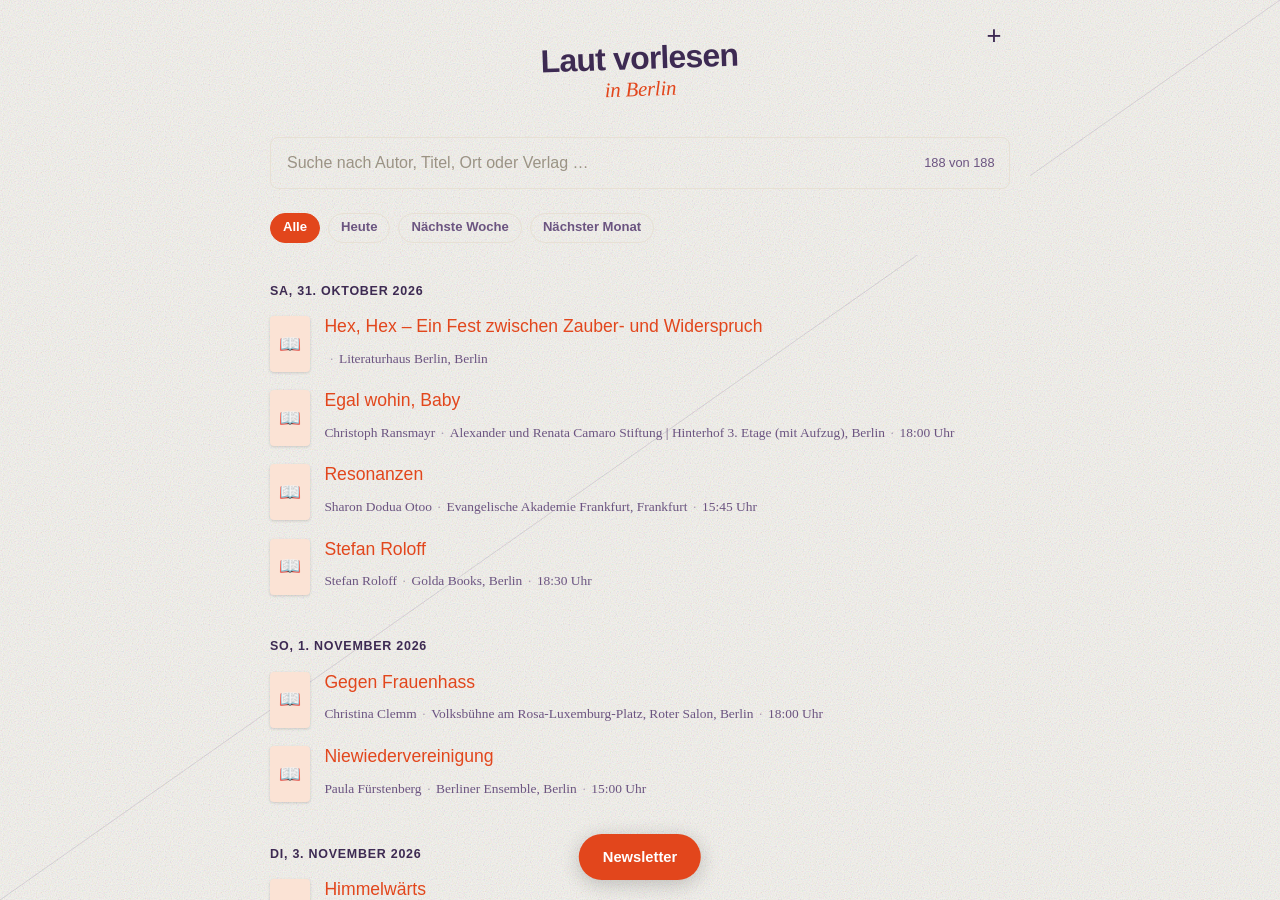
<file: index.html>
<!DOCTYPE html>
<html lang="de">
<head>
<meta charset="UTF-8">
<meta http-equiv="refresh" content="0; url=web/index.html">
<title>Laut vorlesen in Berlin</title>
</head>
<body>
  <p>Weiterleitung zu <a href="web/index.html">web/index.html</a> …</p>
</body>
</html>
</file>
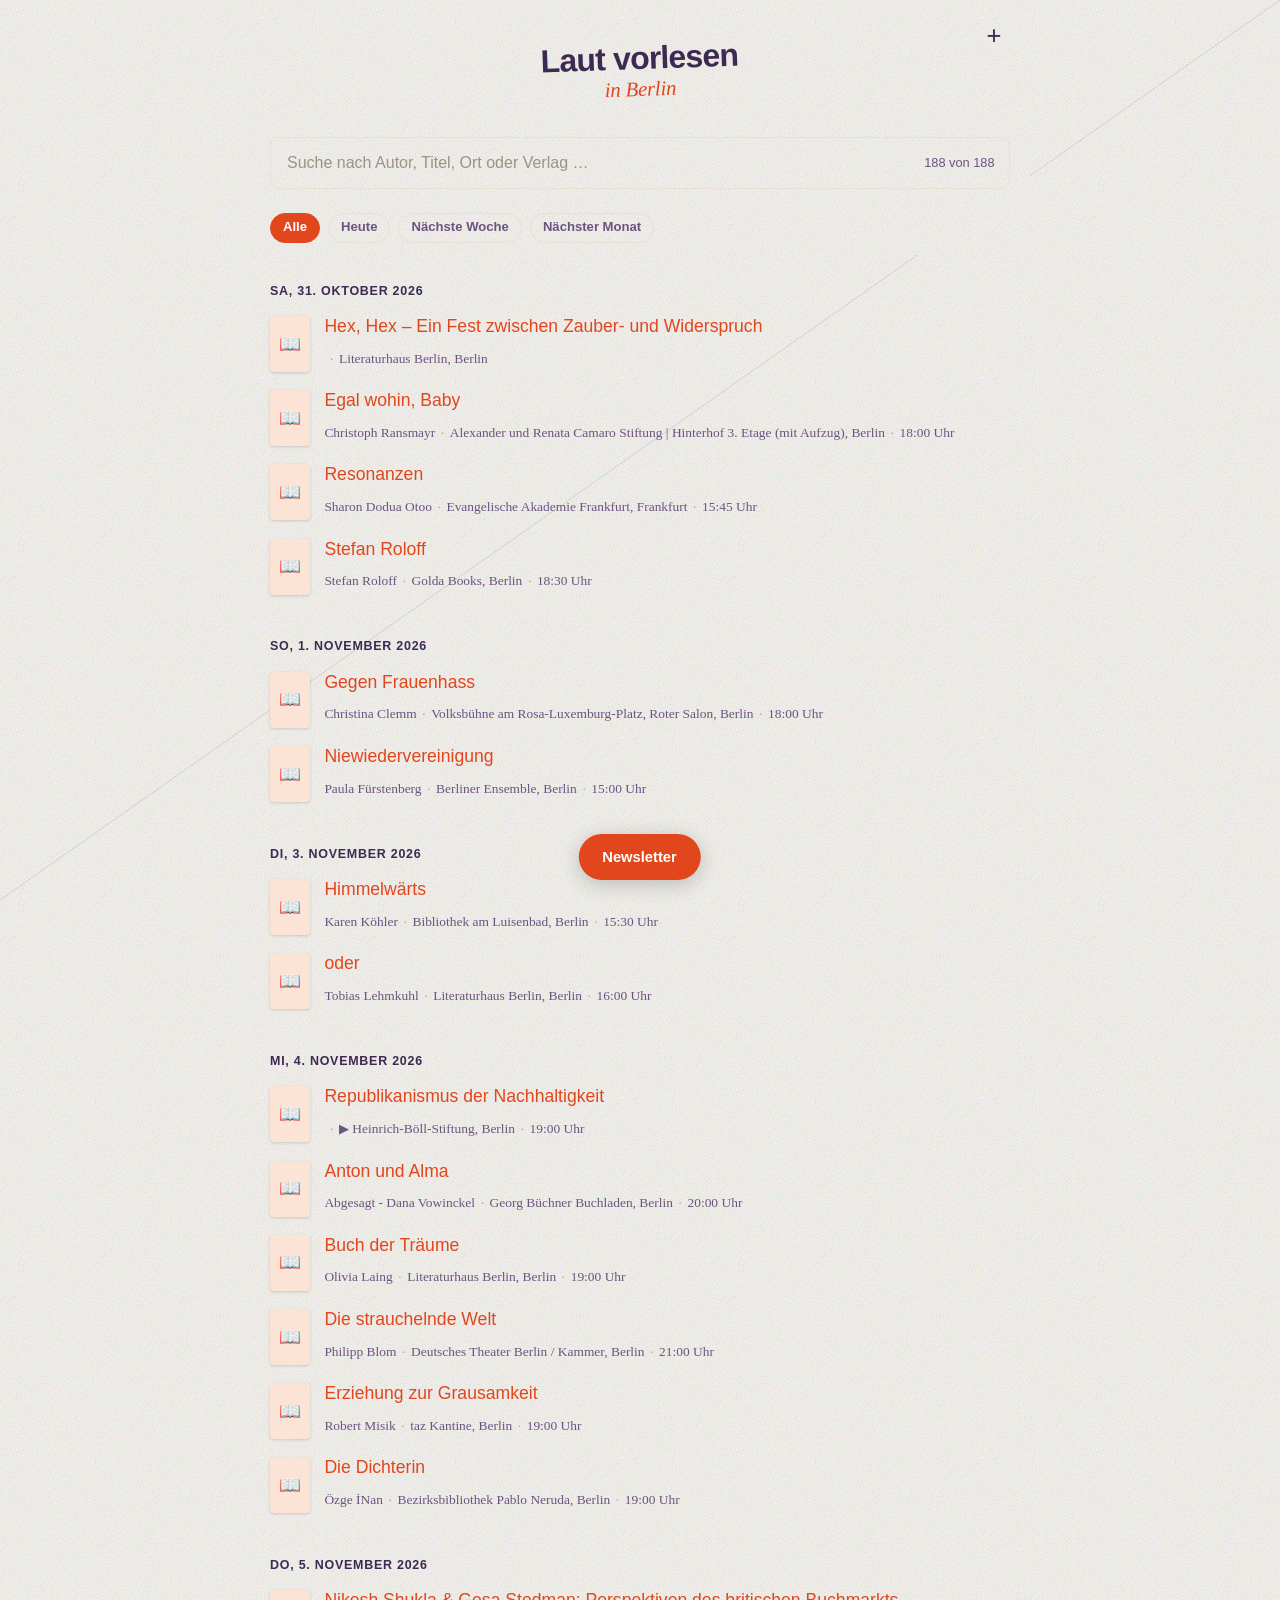
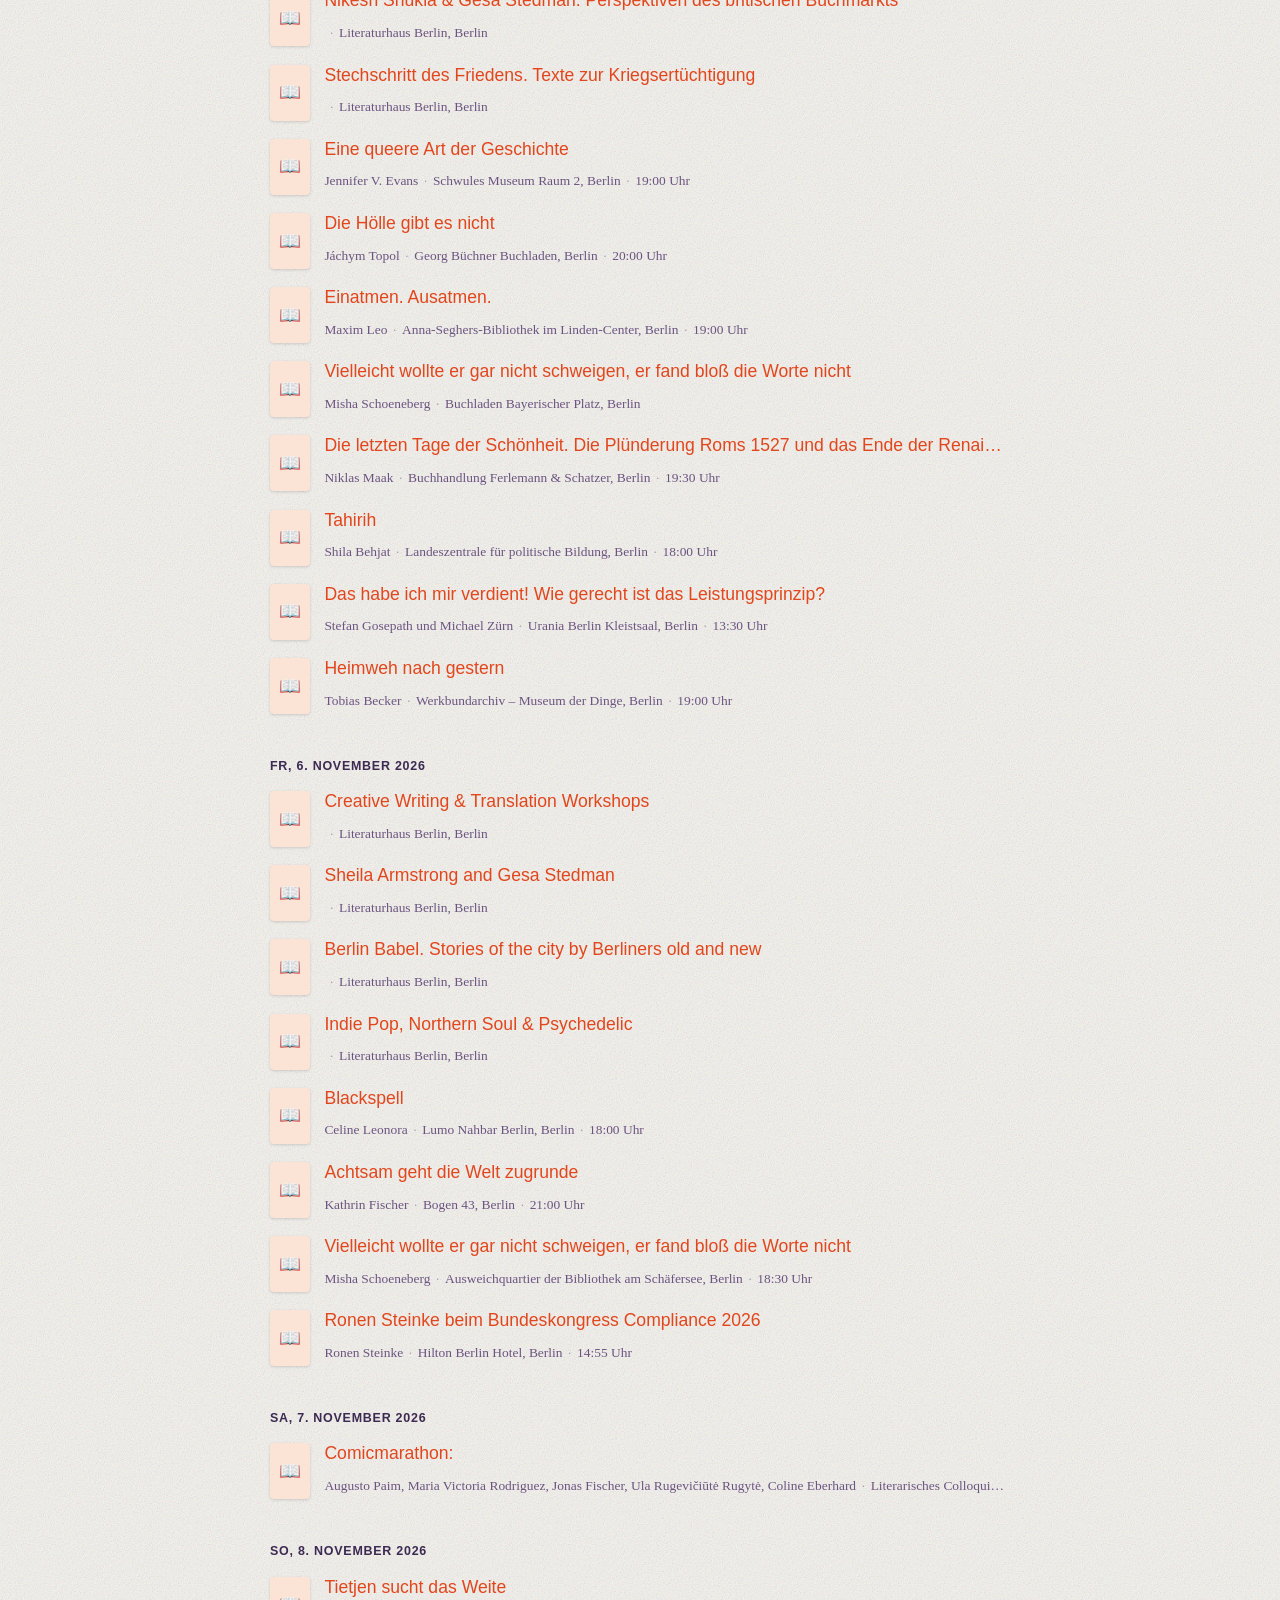
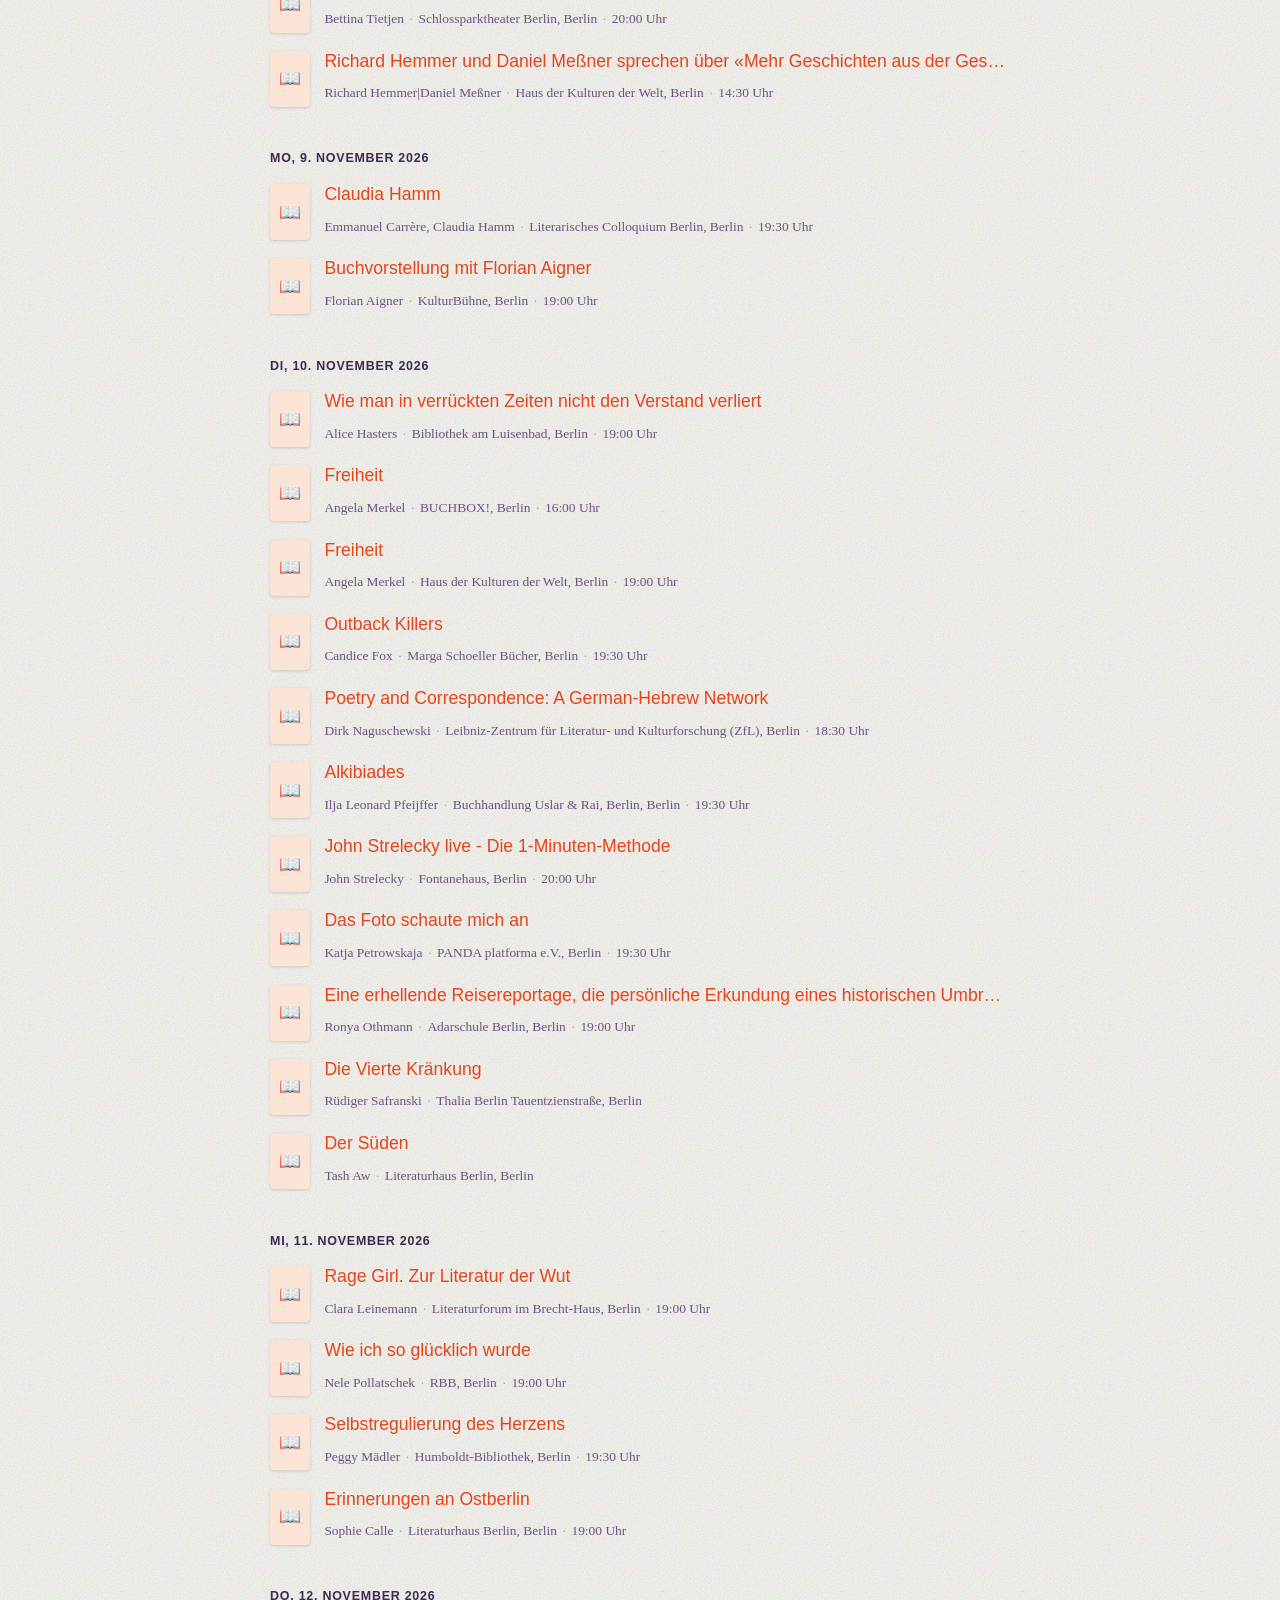
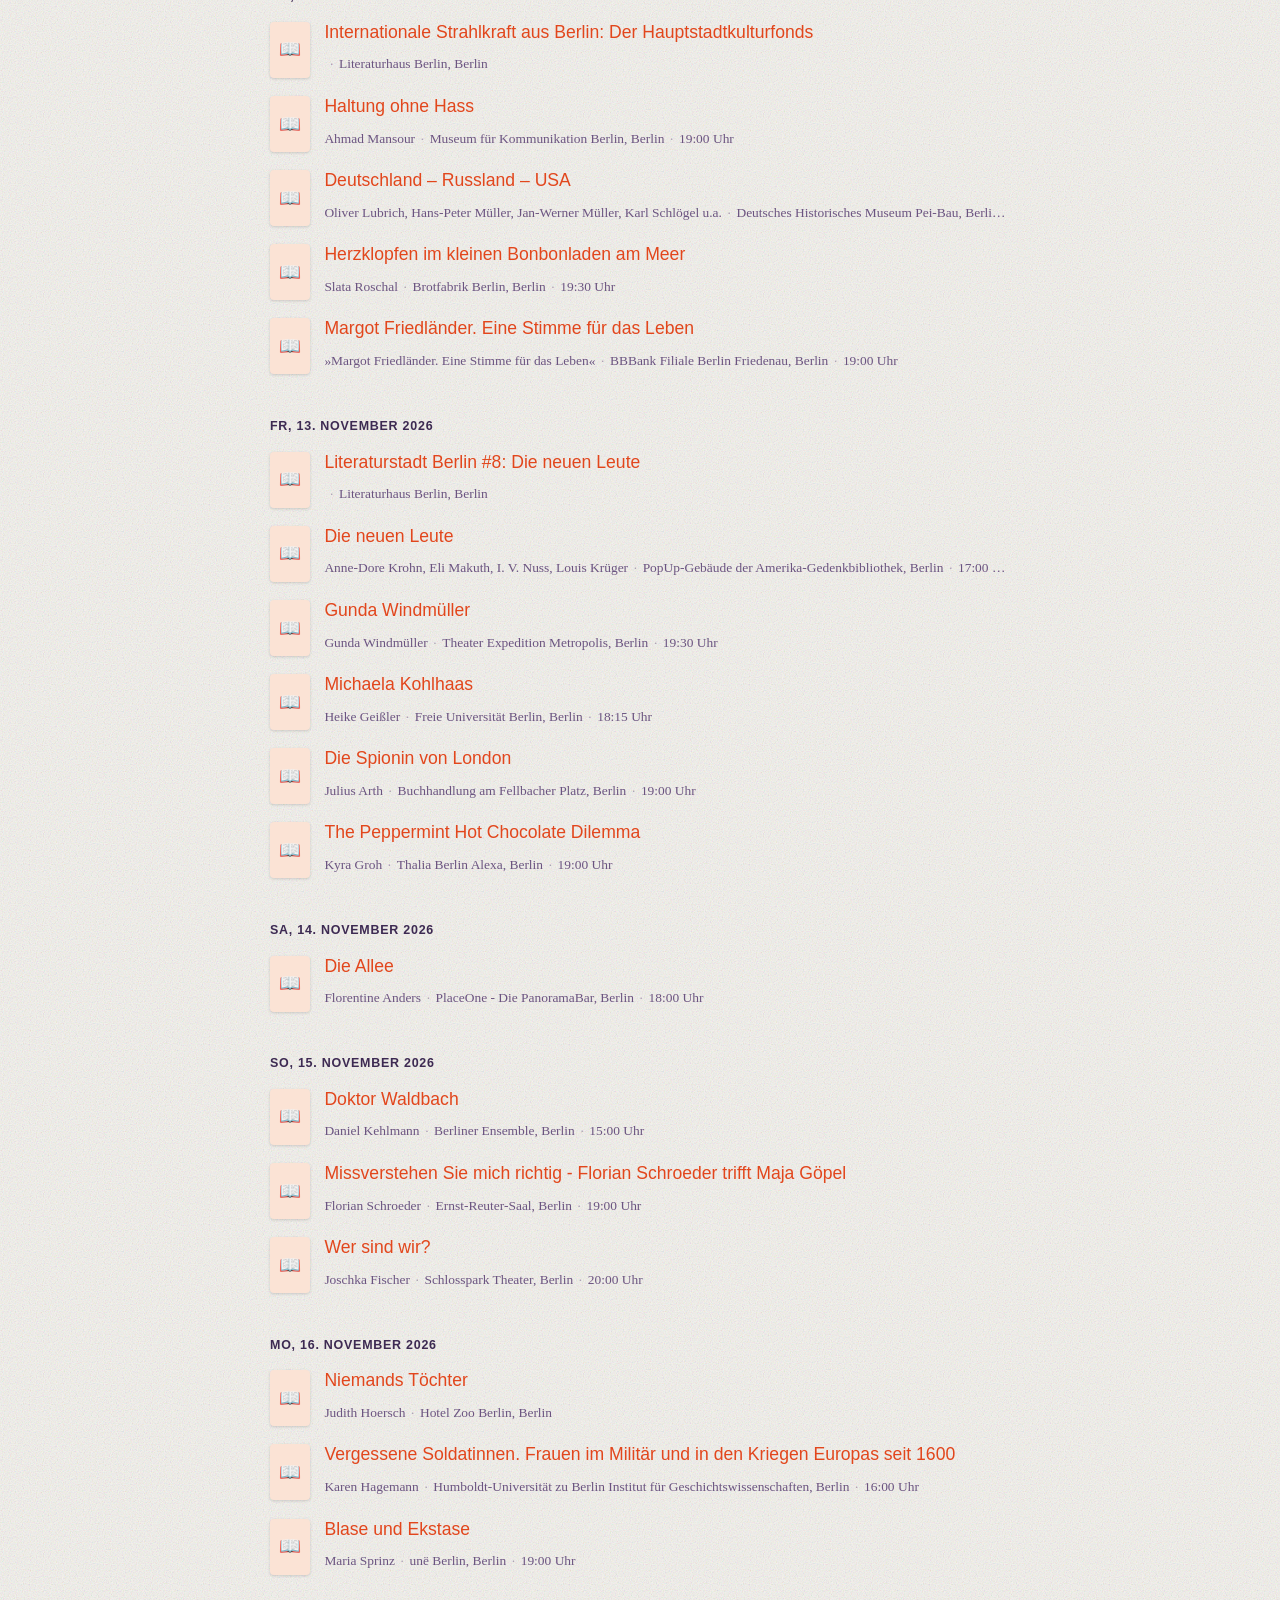
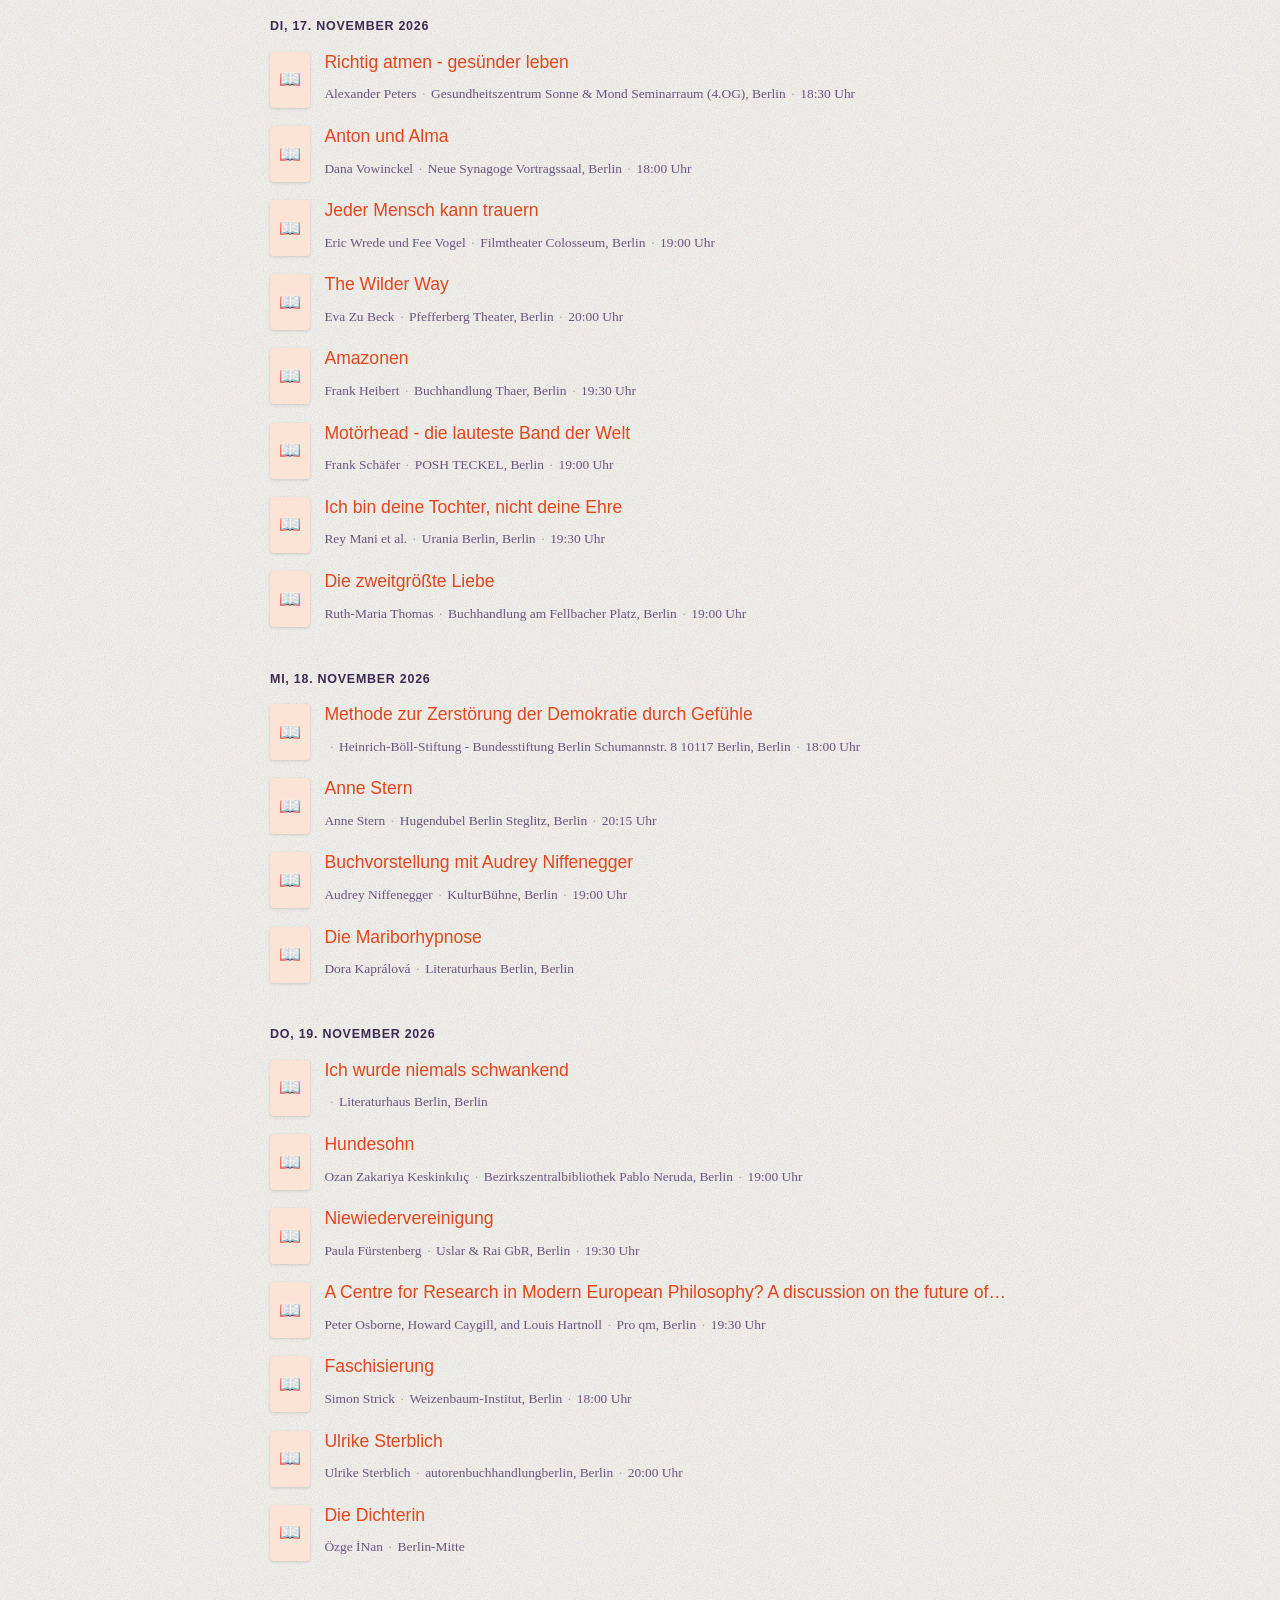
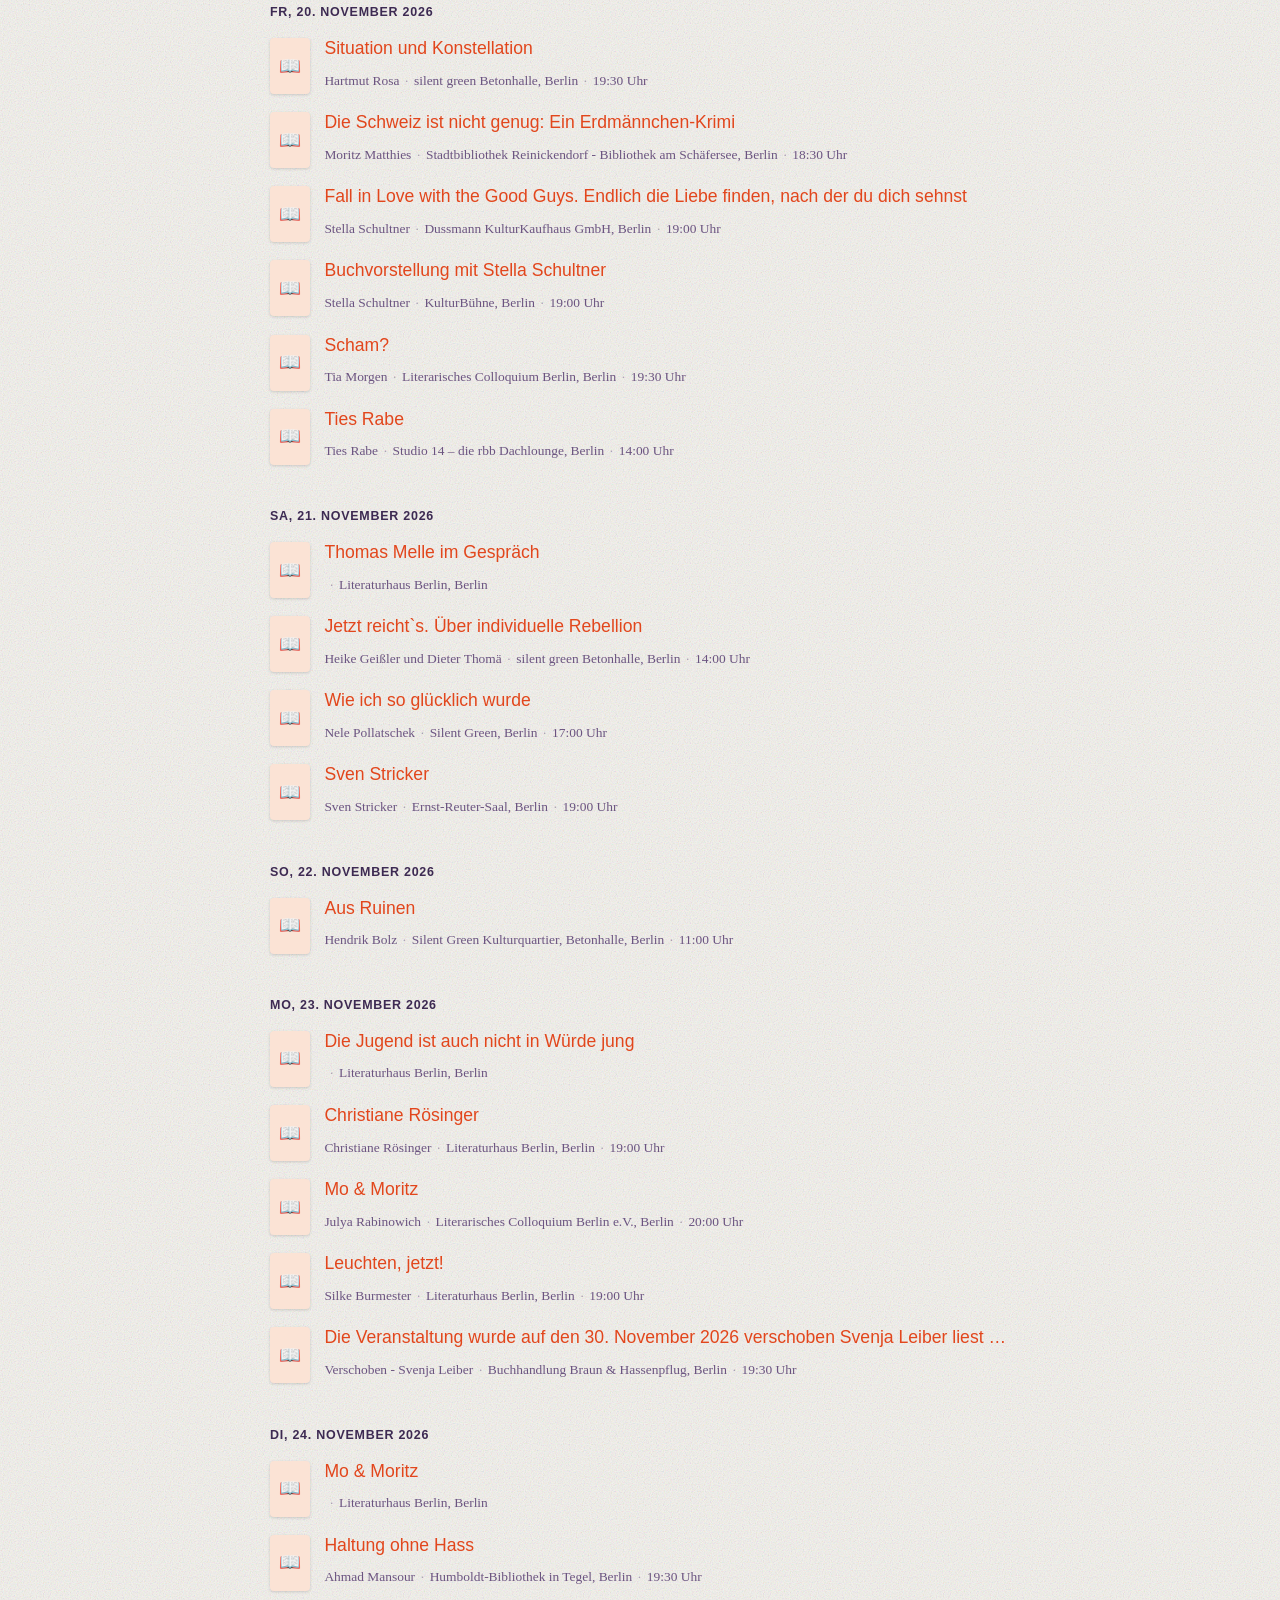
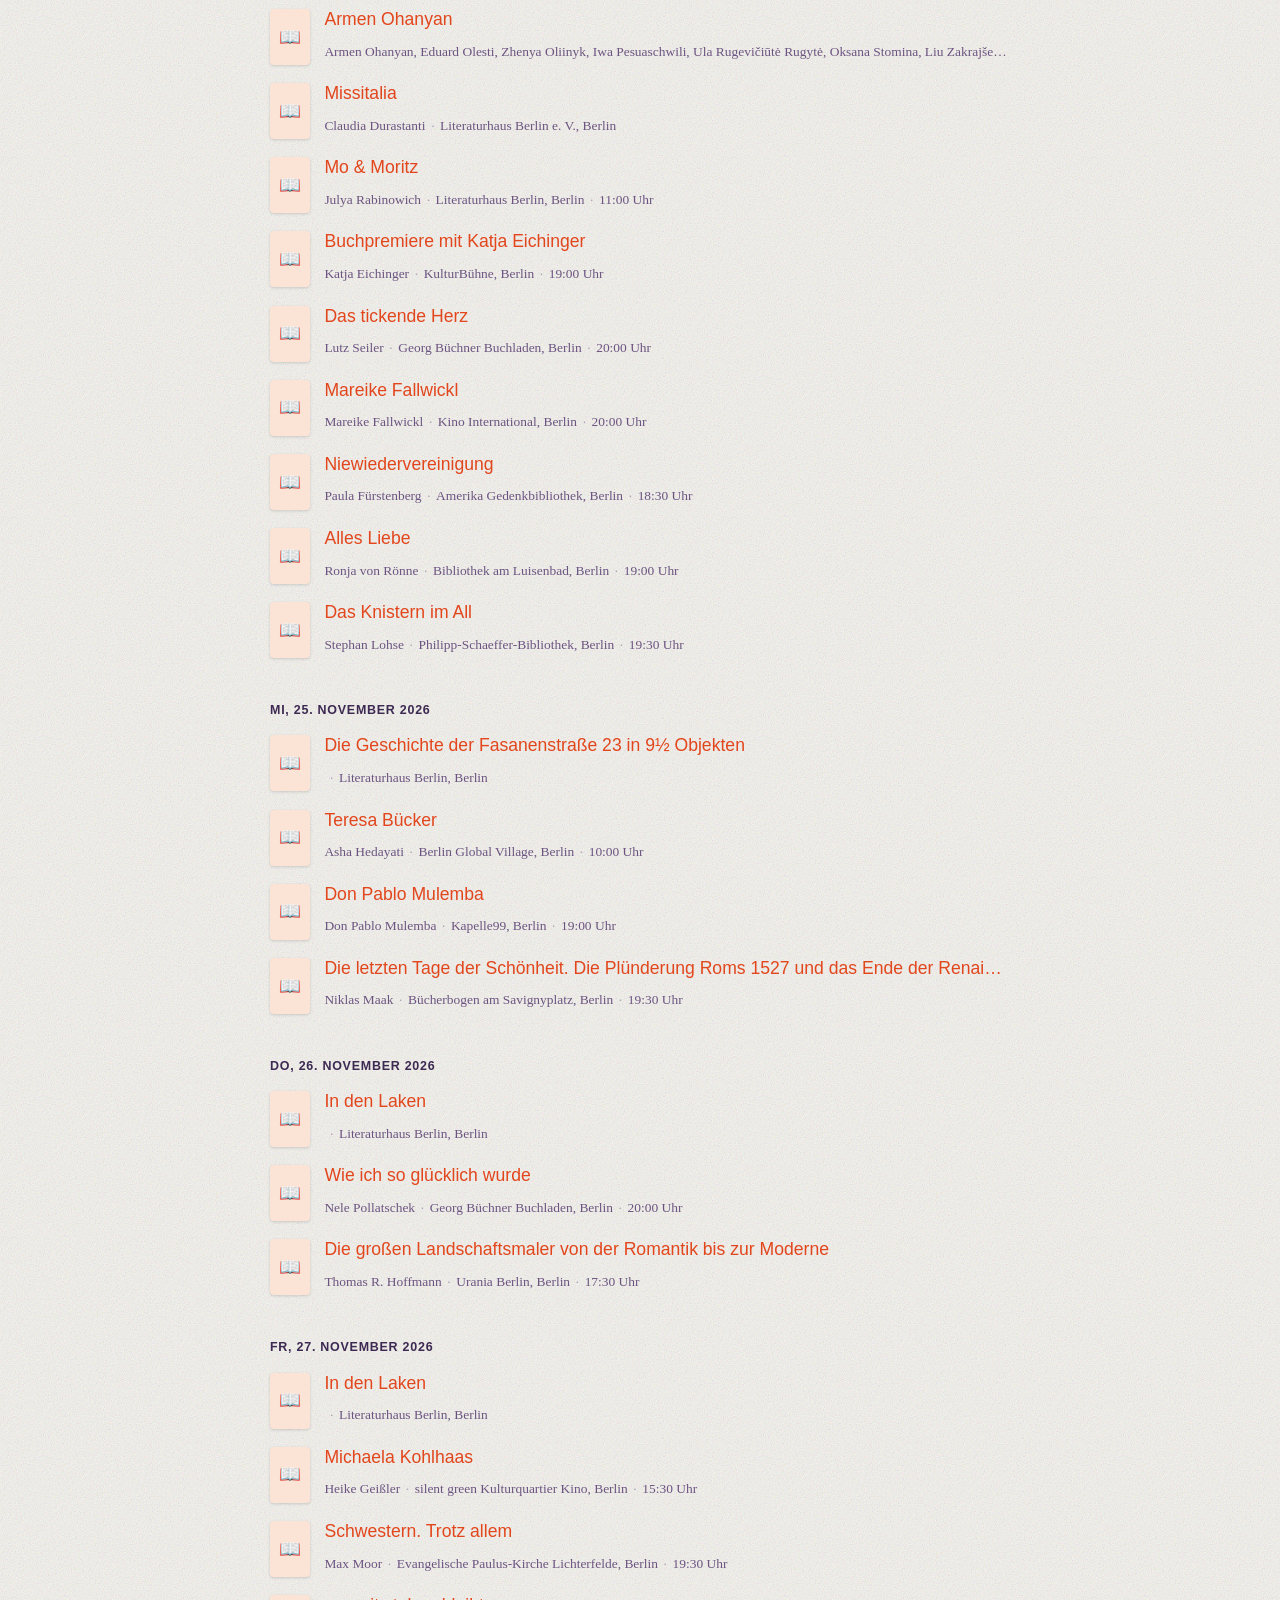
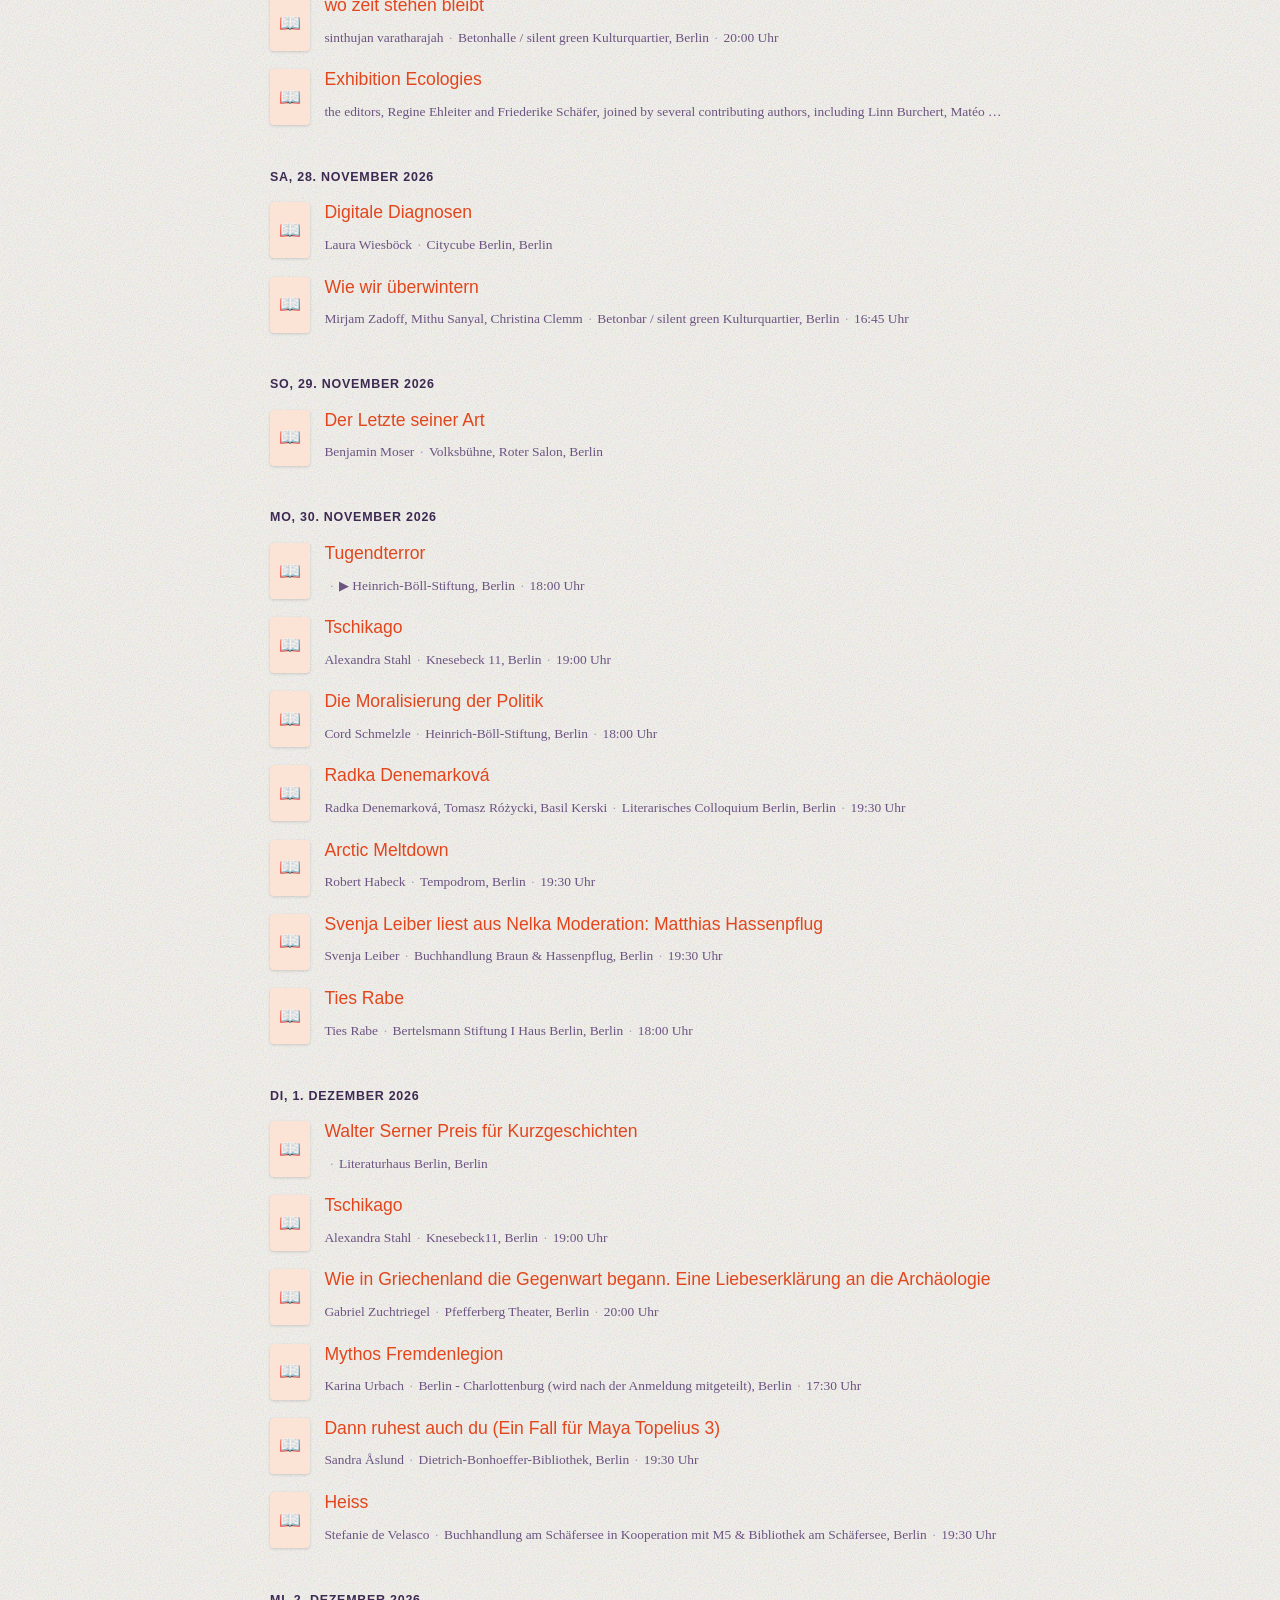
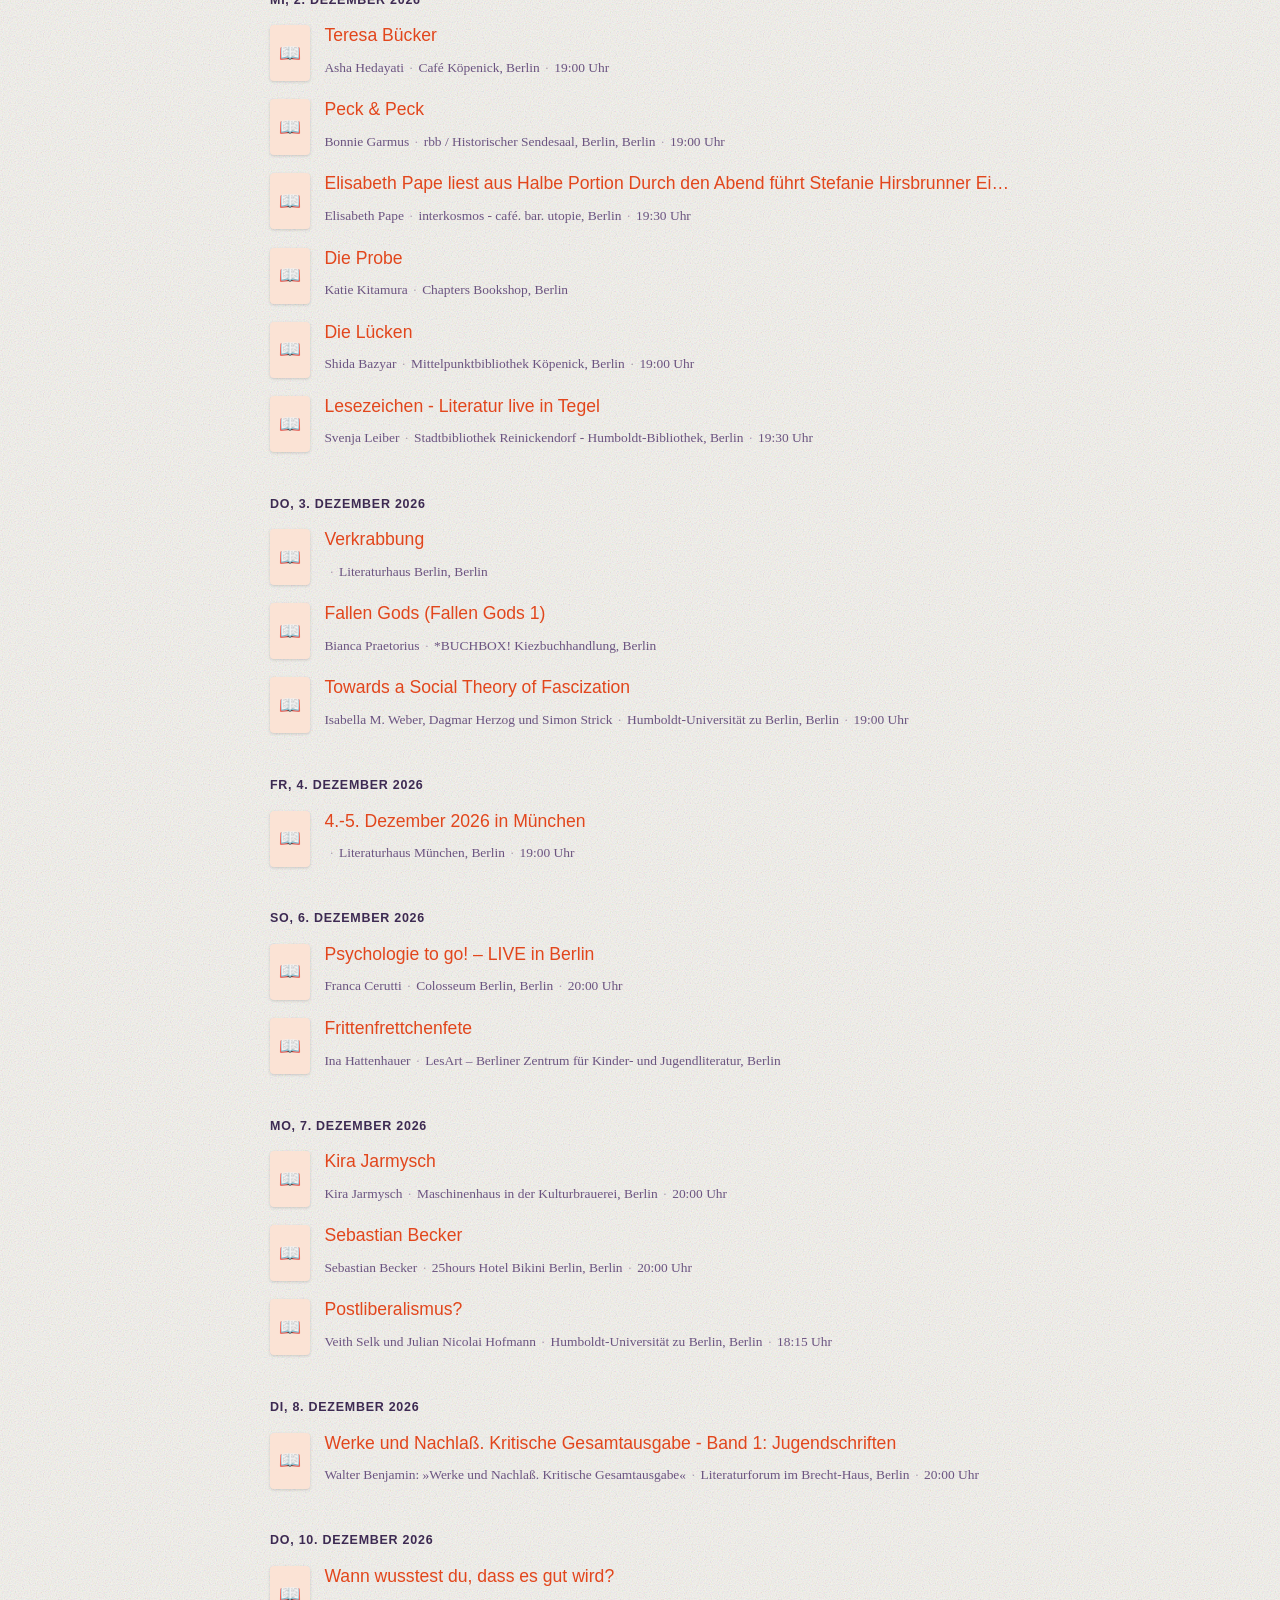
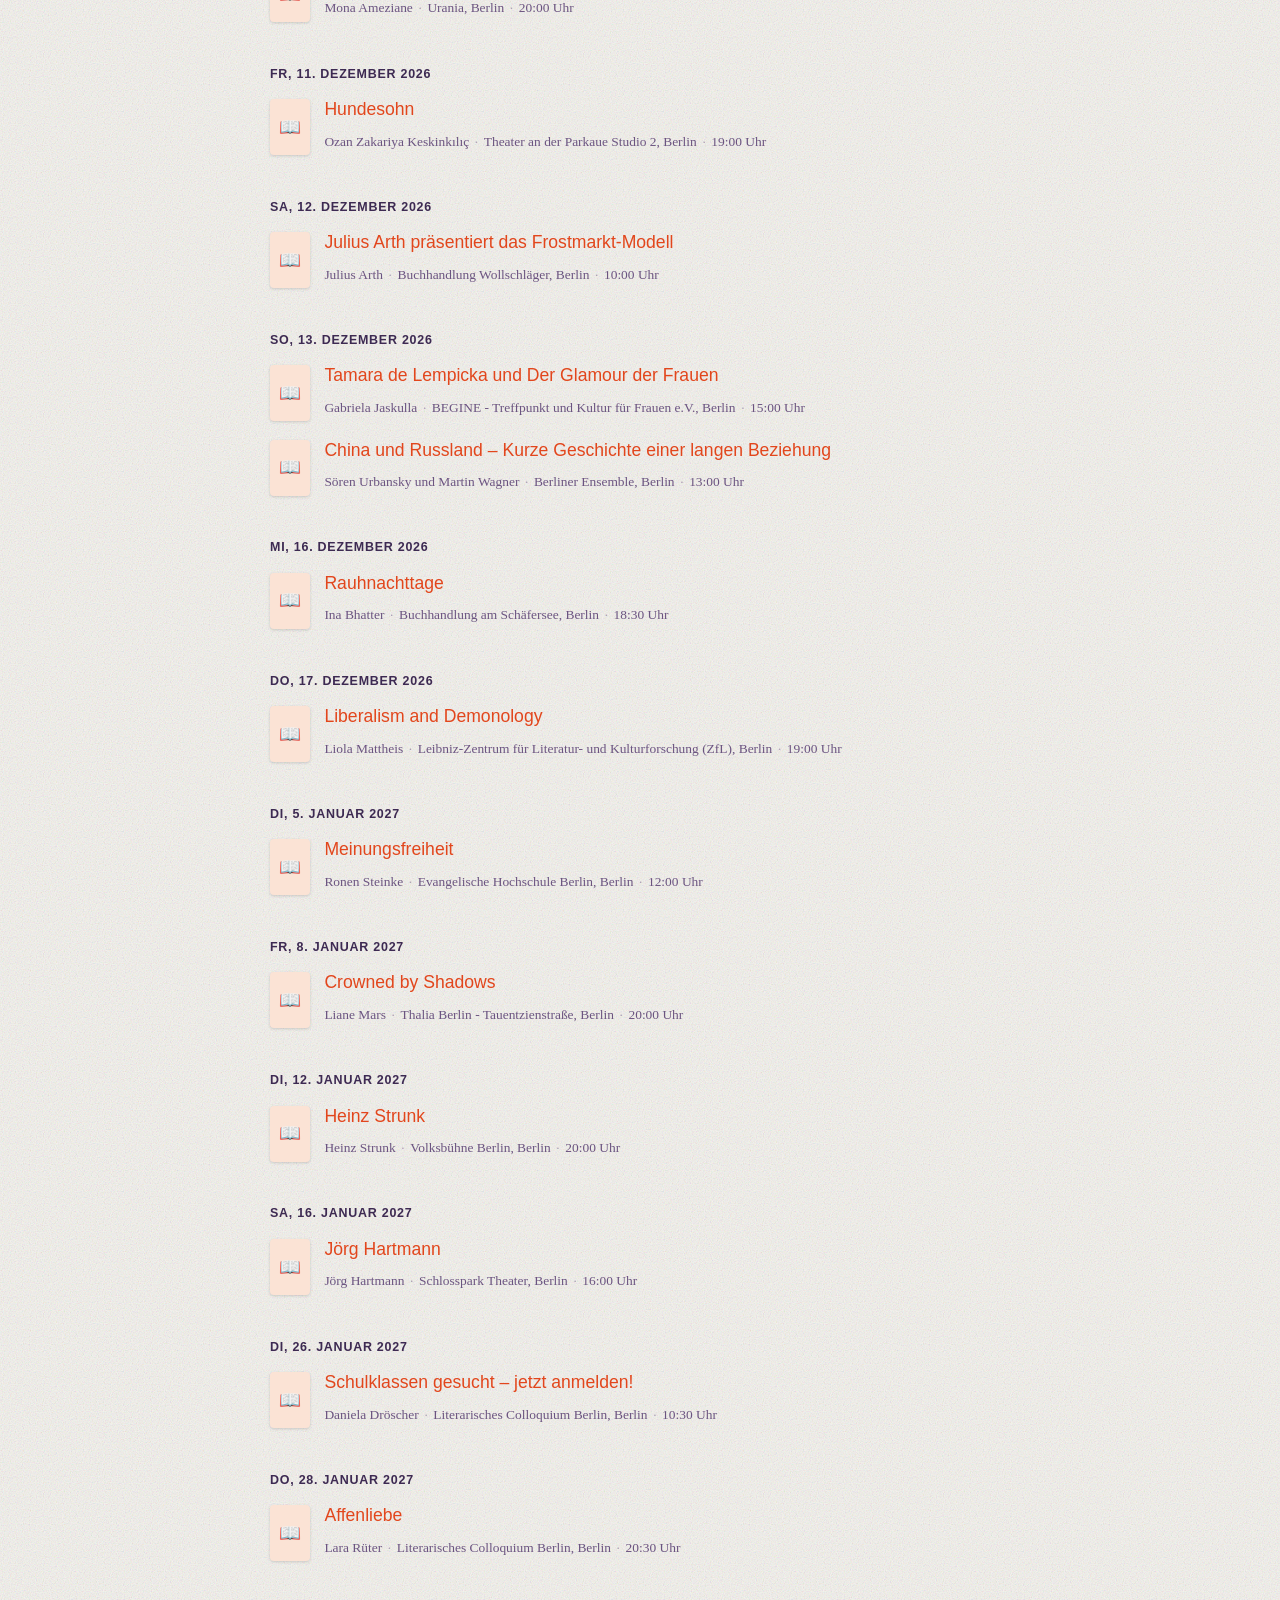
<file: web/index.html>
<!DOCTYPE html>
<html lang="de">
<head>
<meta charset="UTF-8">
<meta name="viewport" content="width=device-width, initial-scale=1.0">
<title>Lesungen in Berlin</title>
<link rel="stylesheet" href="style.css?v=36">
</head>
<body>
  <svg class="diagonal-accent" aria-hidden="true" focusable="false">
    <line x1="0%" y1="100%" x2="100%" y2="0%" />
  </svg>

  <header class="site-header">
    <button id="suggest-btn" class="fab-add" title="Lesung vorschlagen" aria-label="Lesung vorschlagen">+</button>
    <h1 class="site-title"><span class="title-sans">Laut vorlesen</span><span class="title-serif">in Berlin</span></h1>
  </header>

  <div class="controls-bar" id="controls-bar">
    <div class="search-bar">
      <input type="search" id="search" placeholder="Suche nach Autor, Titel, Ort oder Verlag …" autocomplete="off">
      <span id="result-count" class="result-count"></span>
    </div>
    <nav class="quick-filters" id="quick-filters">
      <a href="?when=all" data-when="all">Alle</a>
      <a href="?when=today" data-when="today">Heute</a>
      <a href="?when=week" data-when="week">Nächste Woche</a>
      <a href="?when=month" data-when="month">Nächster Monat</a>
    </nav>
  </div>

  <main>
    <div id="list" class="event-list"></div>
    <p id="empty-state" class="empty-state" hidden>Keine Veranstaltungen gefunden.</p>
  </main>

  <div id="overlay" class="overlay detail-overlay" hidden>
    <div class="detail-panel" role="dialog" aria-modal="true">
      <button id="close-detail" class="back-btn" aria-label="Zurück">←</button>
      <button id="share-detail" class="share-btn" aria-label="Teilen" title="Teilen">
        <svg viewBox="0 0 24 24" width="20" height="20" fill="none" stroke="currentColor" stroke-width="2" stroke-linecap="round" stroke-linejoin="round">
          <path d="M12 3v13" />
          <path d="M7 8l5-5 5 5" />
          <path d="M5 13v6a2 2 0 0 0 2 2h10a2 2 0 0 0 2-2v-6" />
        </svg>
      </button>
      <span id="share-feedback" class="share-feedback" role="status" aria-live="polite" hidden></span>
      <div id="detail-content"></div>
    </div>
  </div>

  <div id="suggest-overlay" class="overlay" hidden>
    <div class="detail-panel" role="dialog" aria-modal="true">
      <button id="close-suggest" class="close-btn" aria-label="Schließen">&times;</button>
      <h2>Lesung vorschlagen</h2>
      <p class="suggest-intro">
        Fehlt eine Lesung? Trag sie hier ein — wir prüfen deinen Vorschlag und
        nehmen ihn dann in die Liste auf. Kein Account nötig.
      </p>
      <form id="suggest-form">
        <label>Autor *<input type="text" name="author" required></label>
        <label>Buchtitel *<input type="text" name="book_title" required></label>
        <label>Veranstaltungsort *<input type="text" name="venue" required placeholder="z. B. Buchhandlung XY"></label>
        <label>Adresse<input type="text" name="address" placeholder="Straße, PLZ Berlin"></label>
        <div class="suggest-form-row">
          <label>Datum *<input type="date" name="date" required></label>
          <label>Uhrzeit<input type="time" name="time"></label>
        </div>
        <label>Link zur Veranstaltung<input type="url" name="url" placeholder="https://…"></label>
        <label>Anmerkungen<textarea name="notes" rows="3" placeholder="Verlag, Quelle, sonstige Hinweise …"></textarea></label>
        <button type="submit" class="detail-link suggest-submit">Vorschlag absenden →</button>
        <p id="suggest-status" class="suggest-status" hidden></p>
      </form>
    </div>
  </div>

  <!-- Floating pill that morphs in place into a small email-input tile,
       instead of opening a full modal like the suggest/detail overlays. -->
  <div class="newsletter-widget" id="newsletter-widget">
    <button type="button" id="newsletter-toggle" class="newsletter-toggle">Newsletter</button>
    <form id="newsletter-form" class="newsletter-form" hidden>
      <input type="hidden" name="_subject" value="Newsletter-Anmeldung">
      <input type="email" name="email" id="newsletter-email" class="newsletter-email" required placeholder="E-Mail-Adresse">
      <button type="submit" class="newsletter-submit" aria-label="Abonnieren">→</button>
      <button type="button" id="newsletter-close" class="newsletter-close" aria-label="Schließen">&times;</button>
    </form>
  </div>

  <script src="app.js?v=36"></script>

  <!-- Lightweight, cookie-free visit counter (GoatCounter -- free, privacy-
       friendly, no account needed by visitors). Replace REPLACE_ME with your
       own GoatCounter site code once you've signed up; see README.md. The
       admin page reads the same site's public counter to show a total. -->
  <script data-goatcounter="https://REPLACE_ME.goatcounter.com/count" async src="https://gc.zgo.at/count.js"></script>
</body>
</html>
</file>
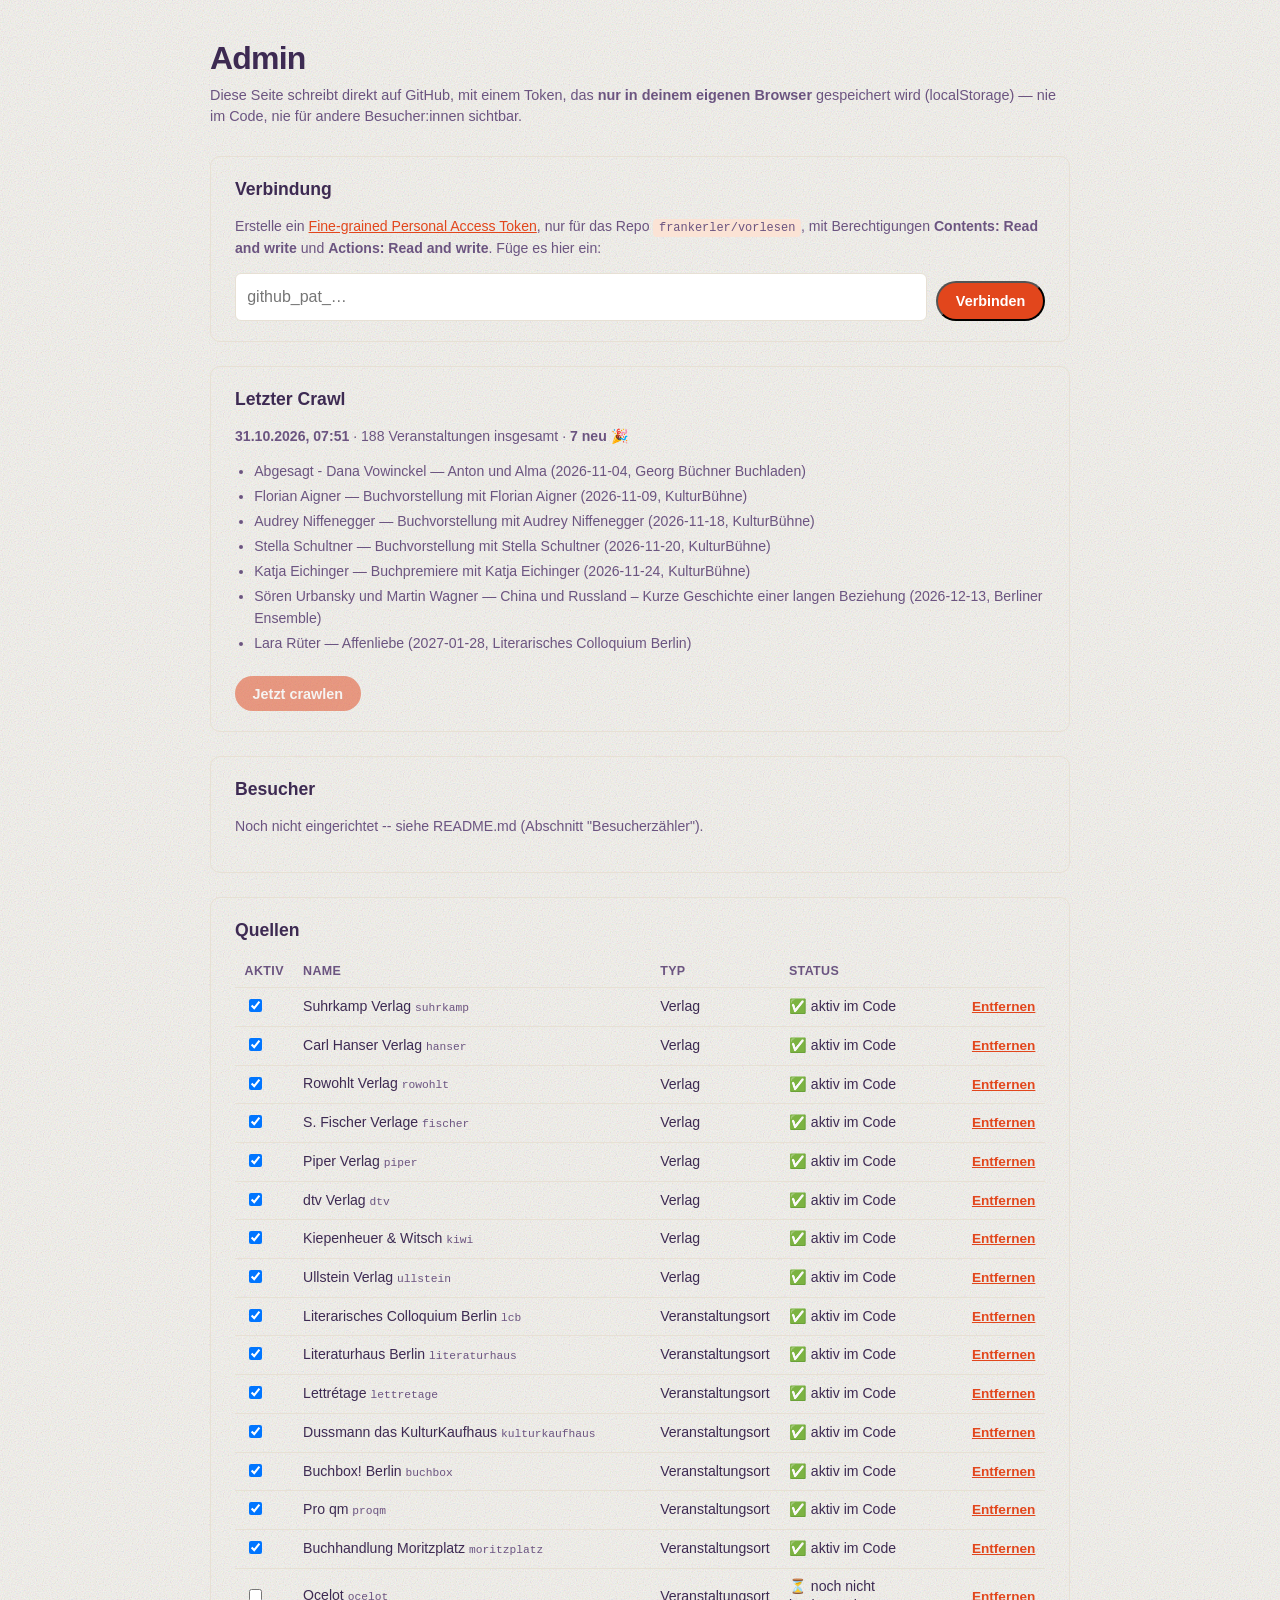
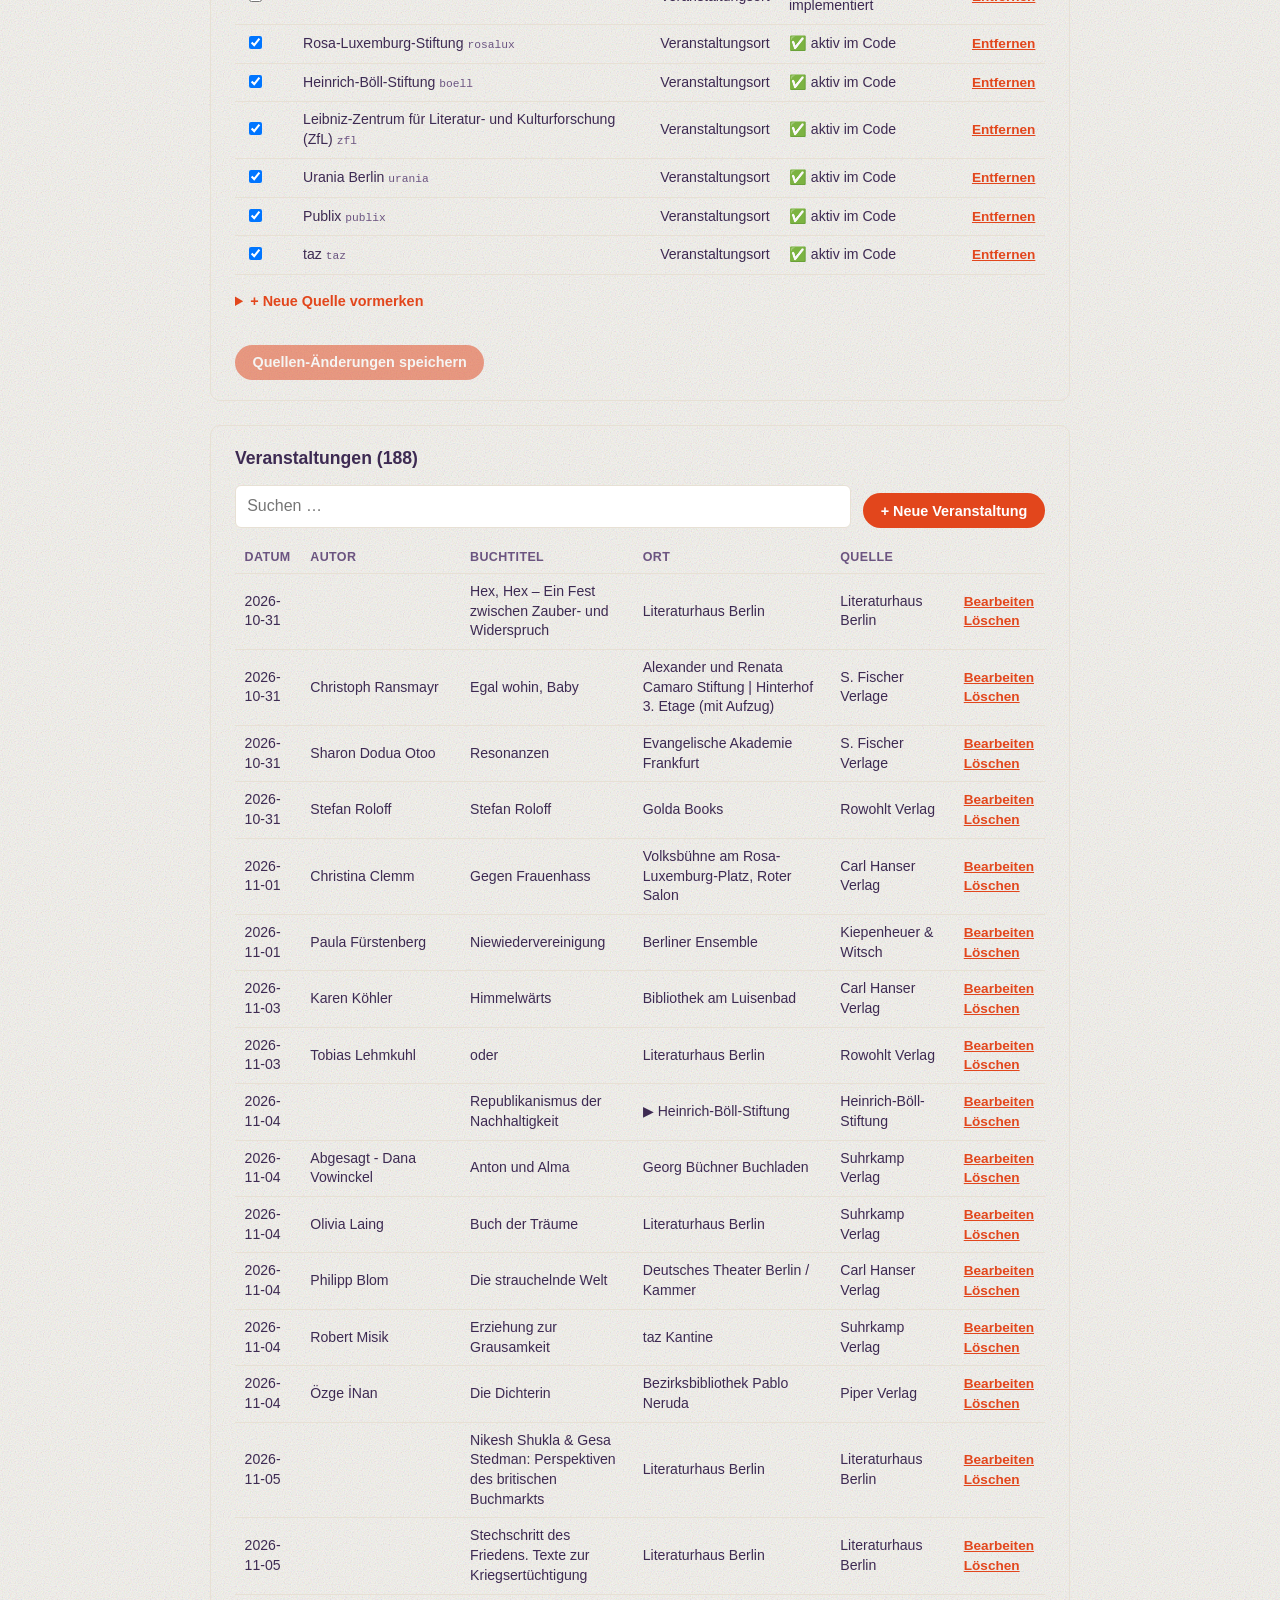
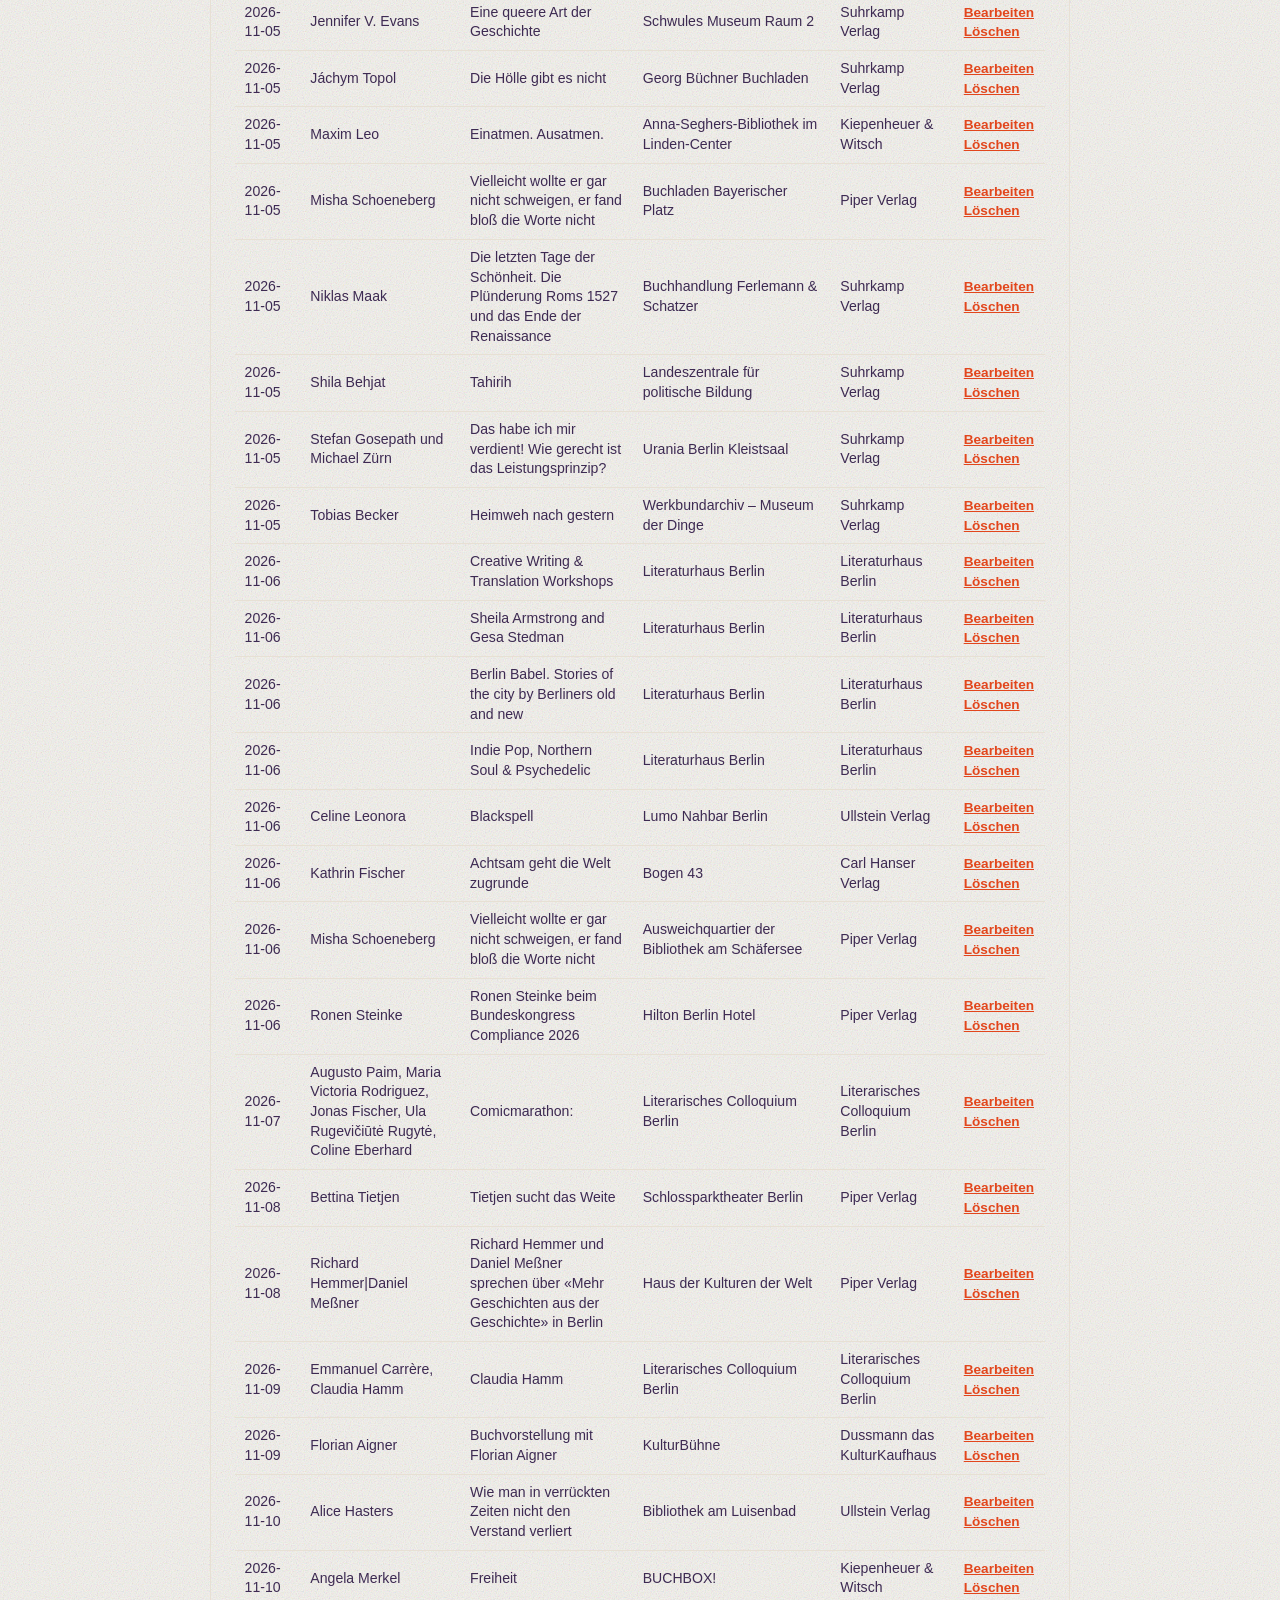
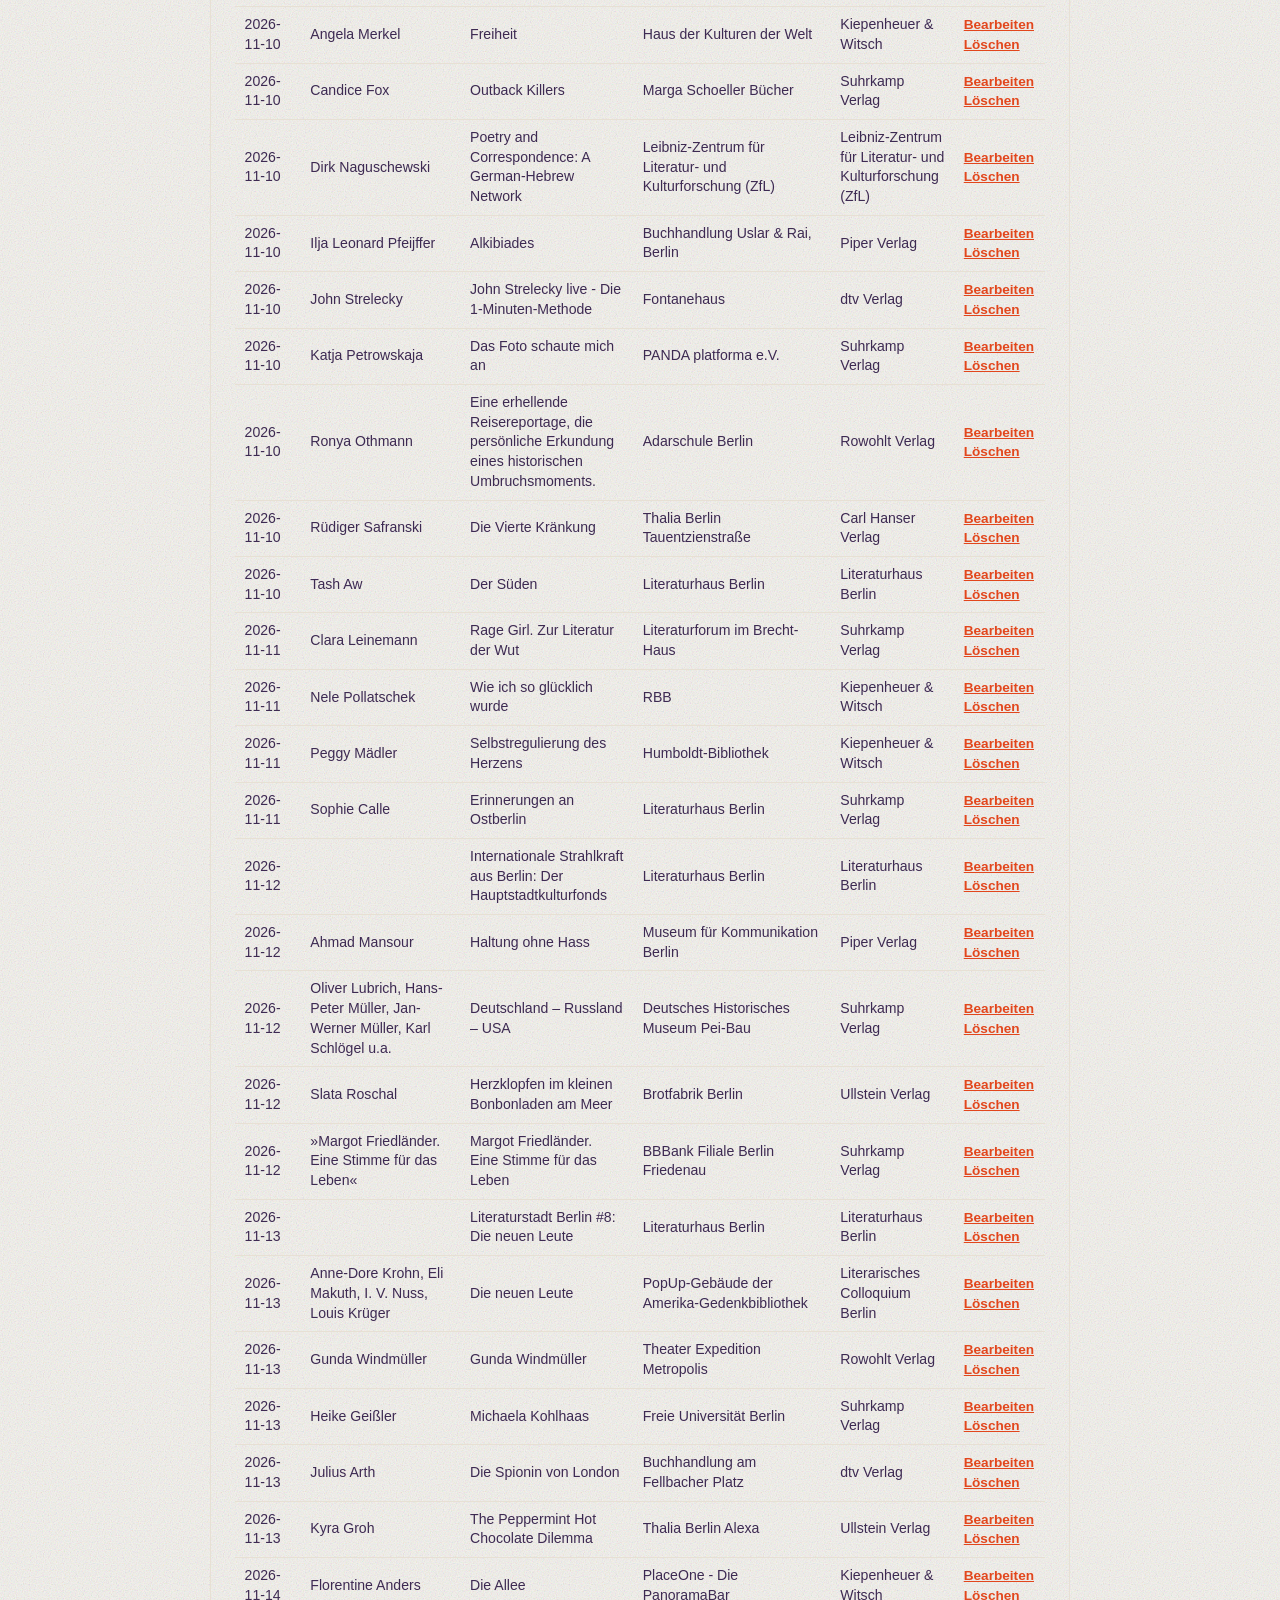
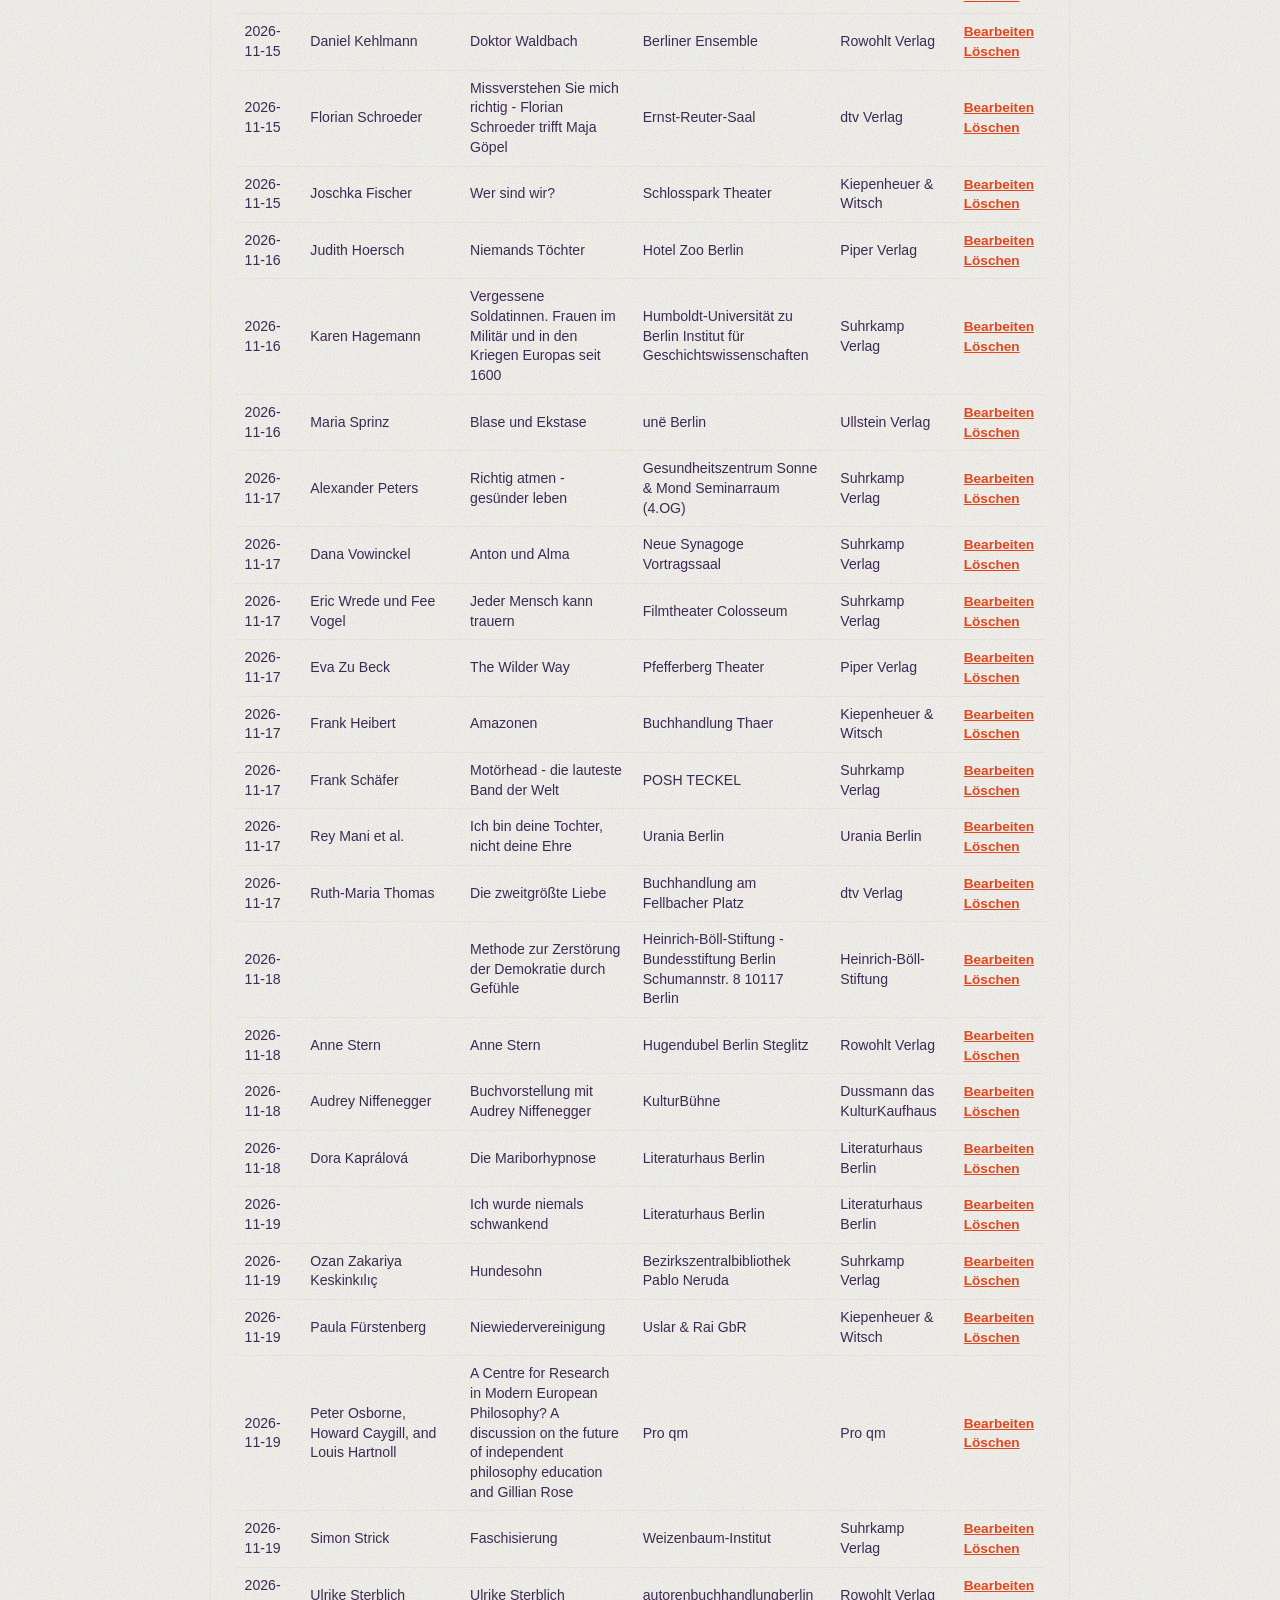
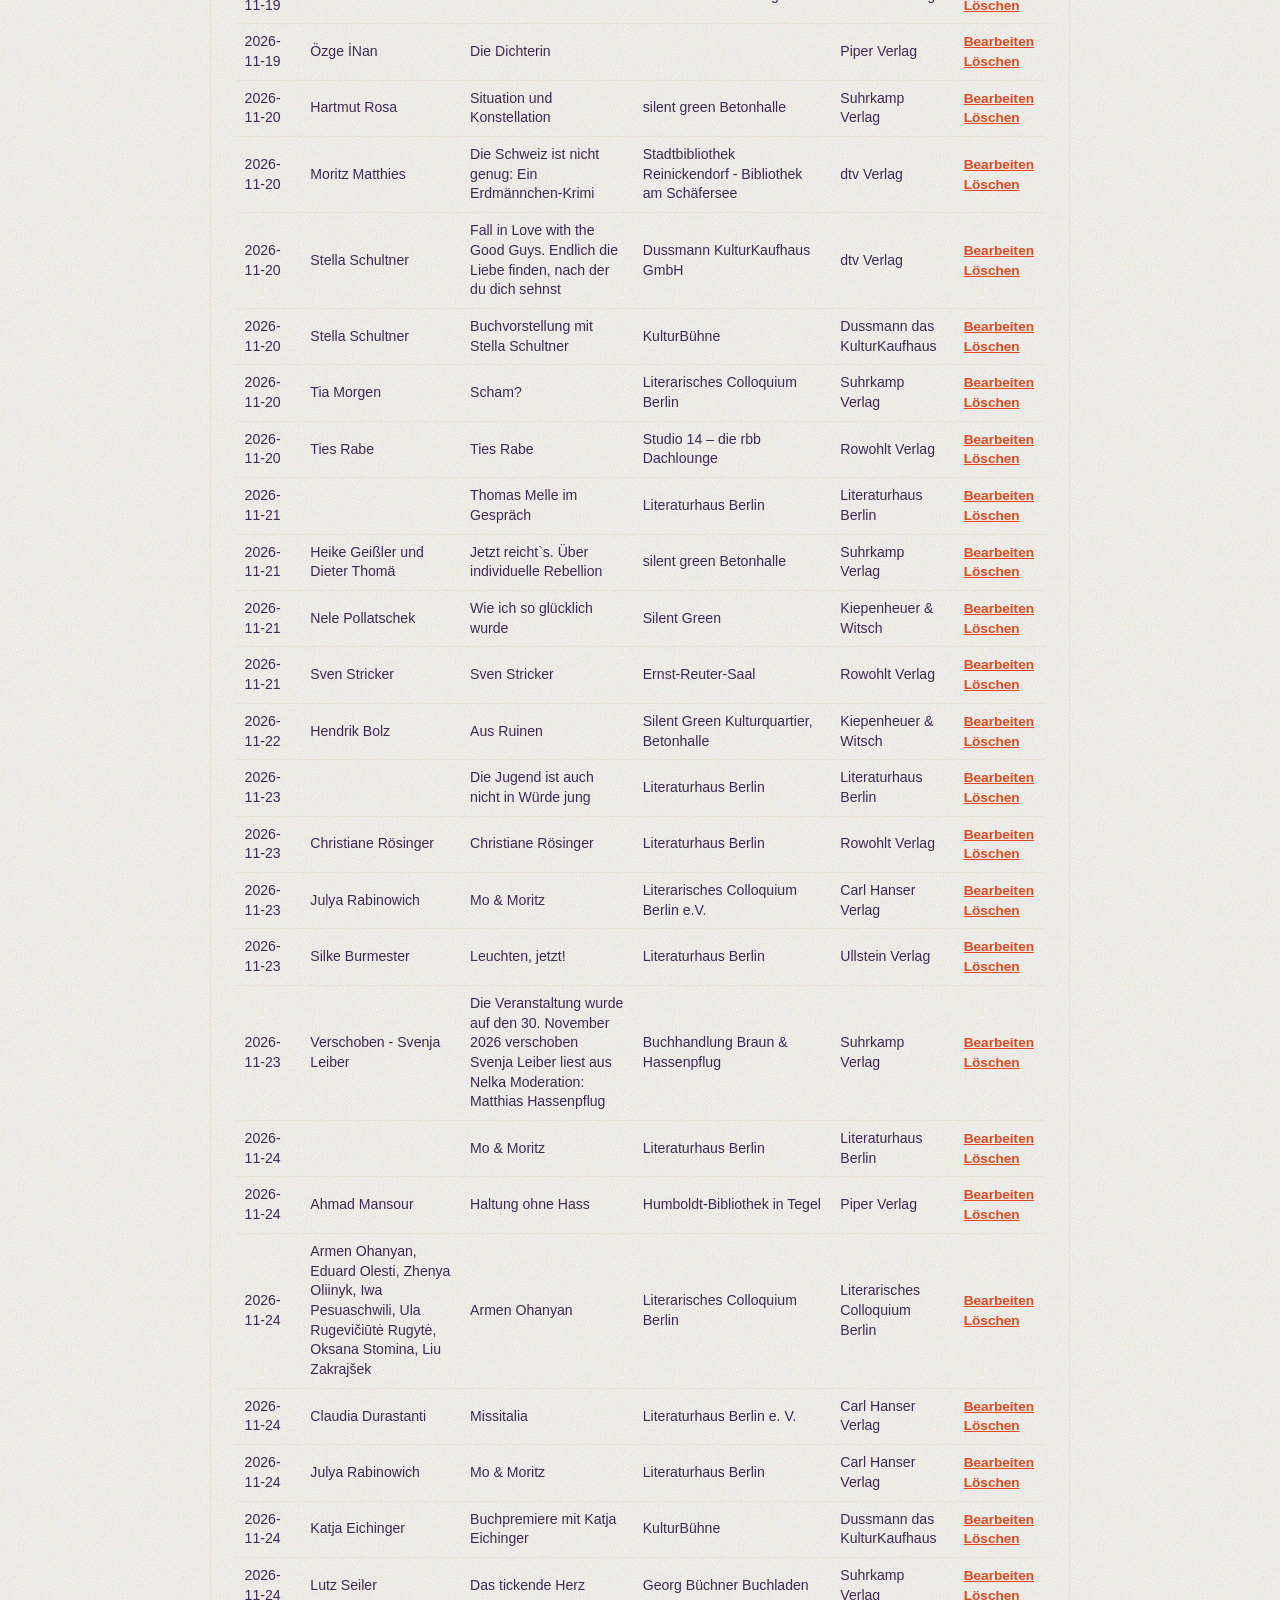
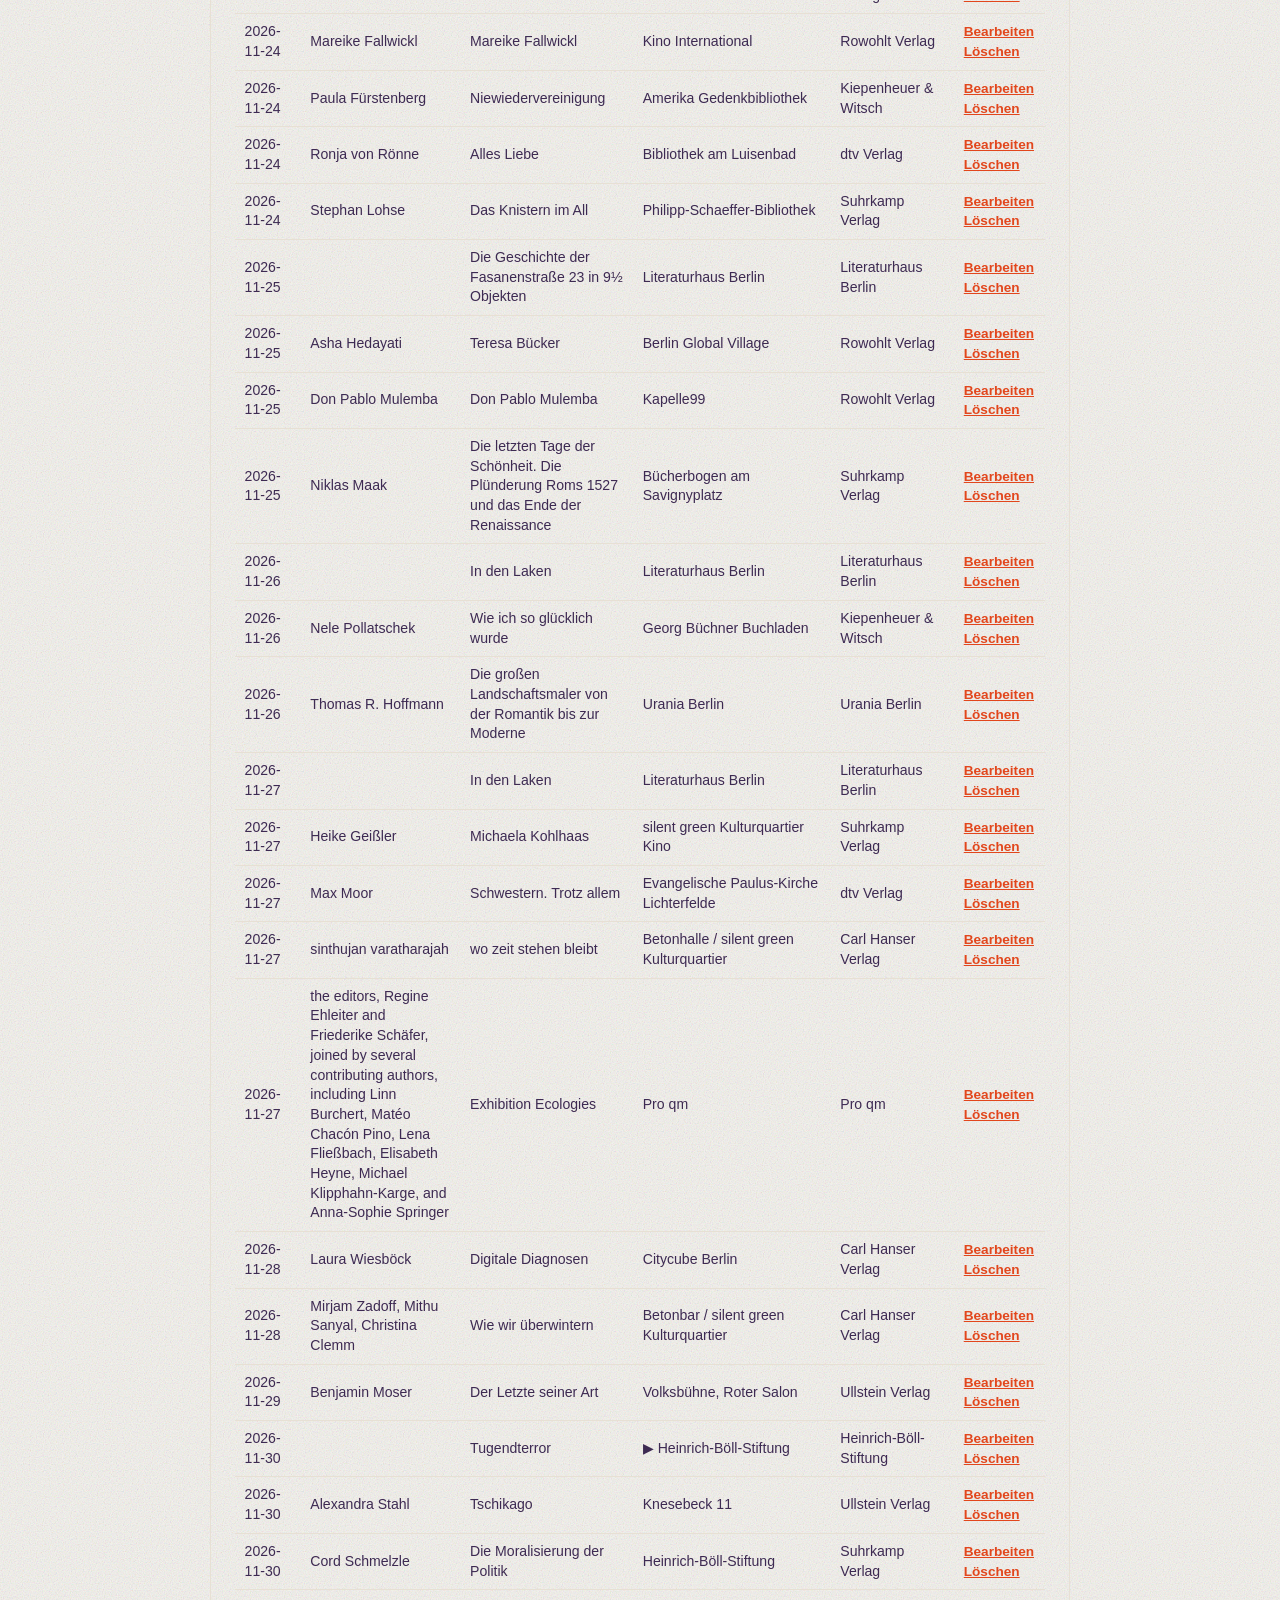
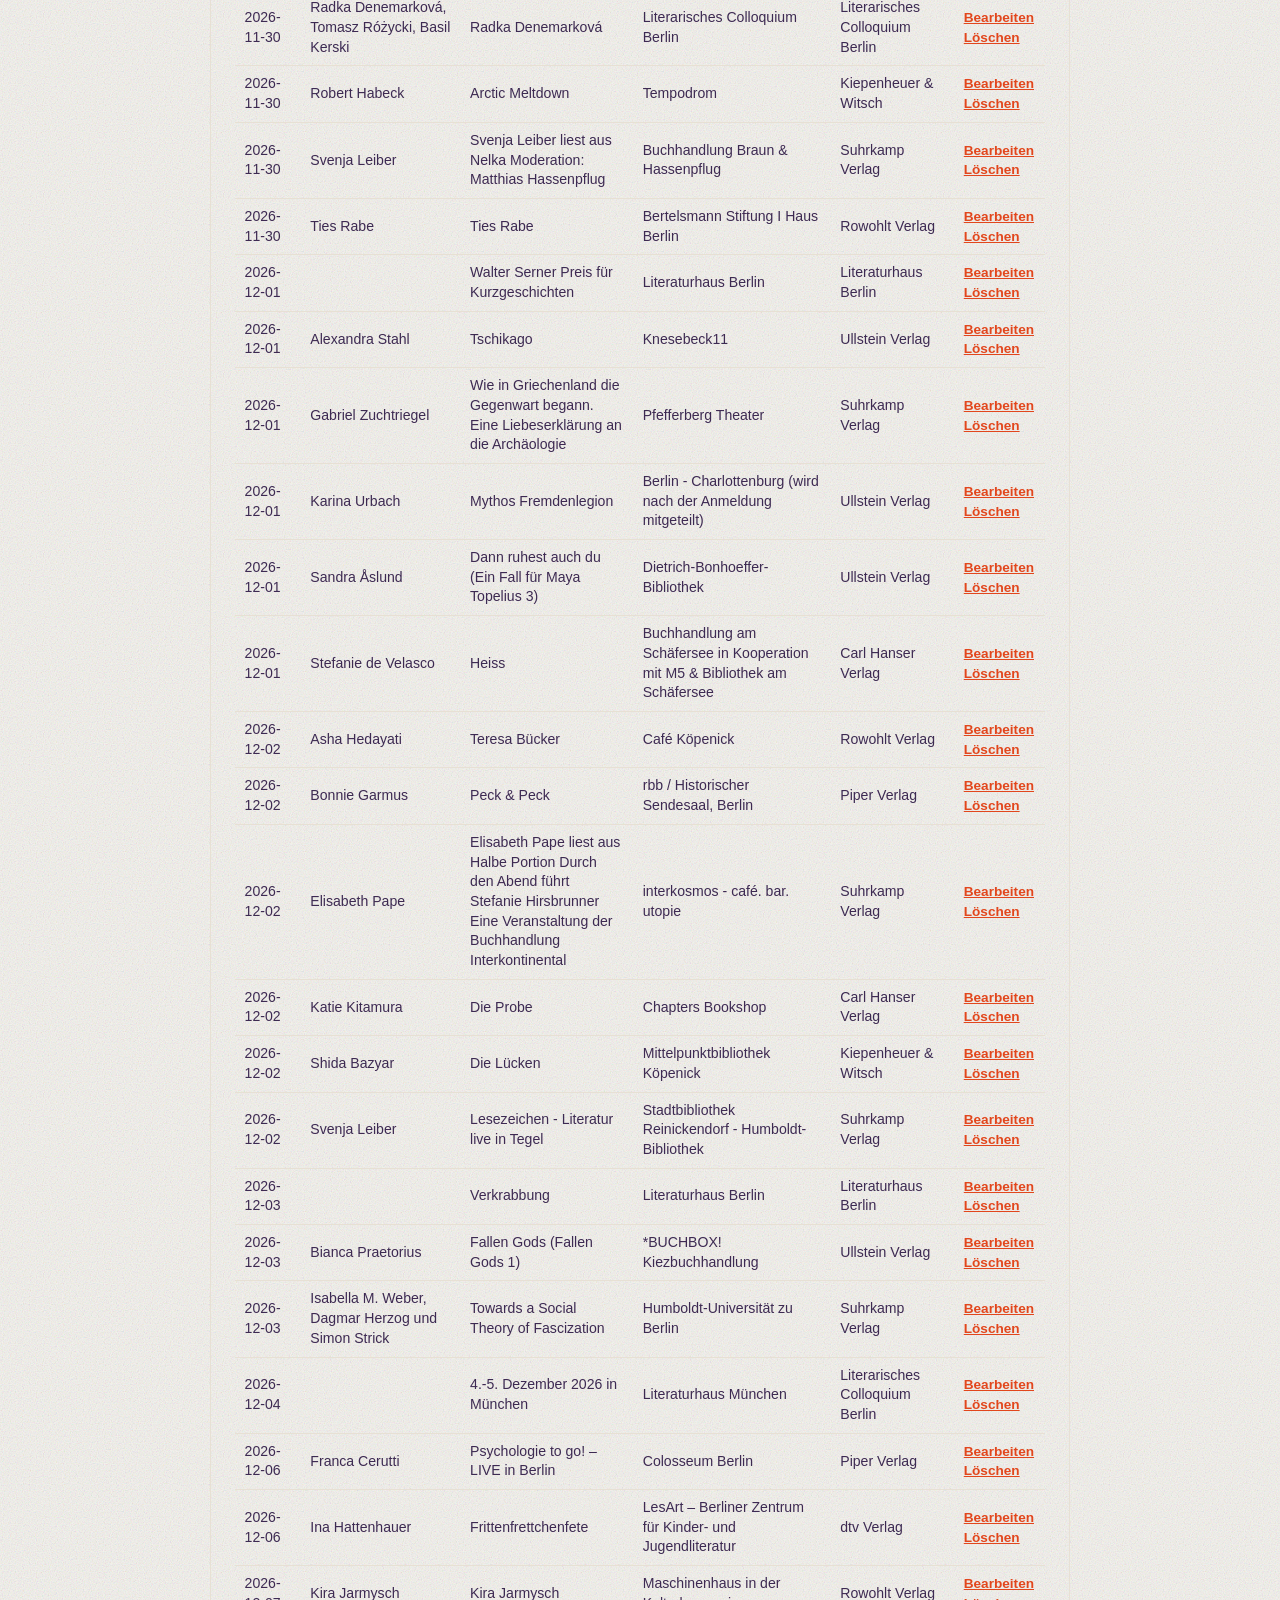
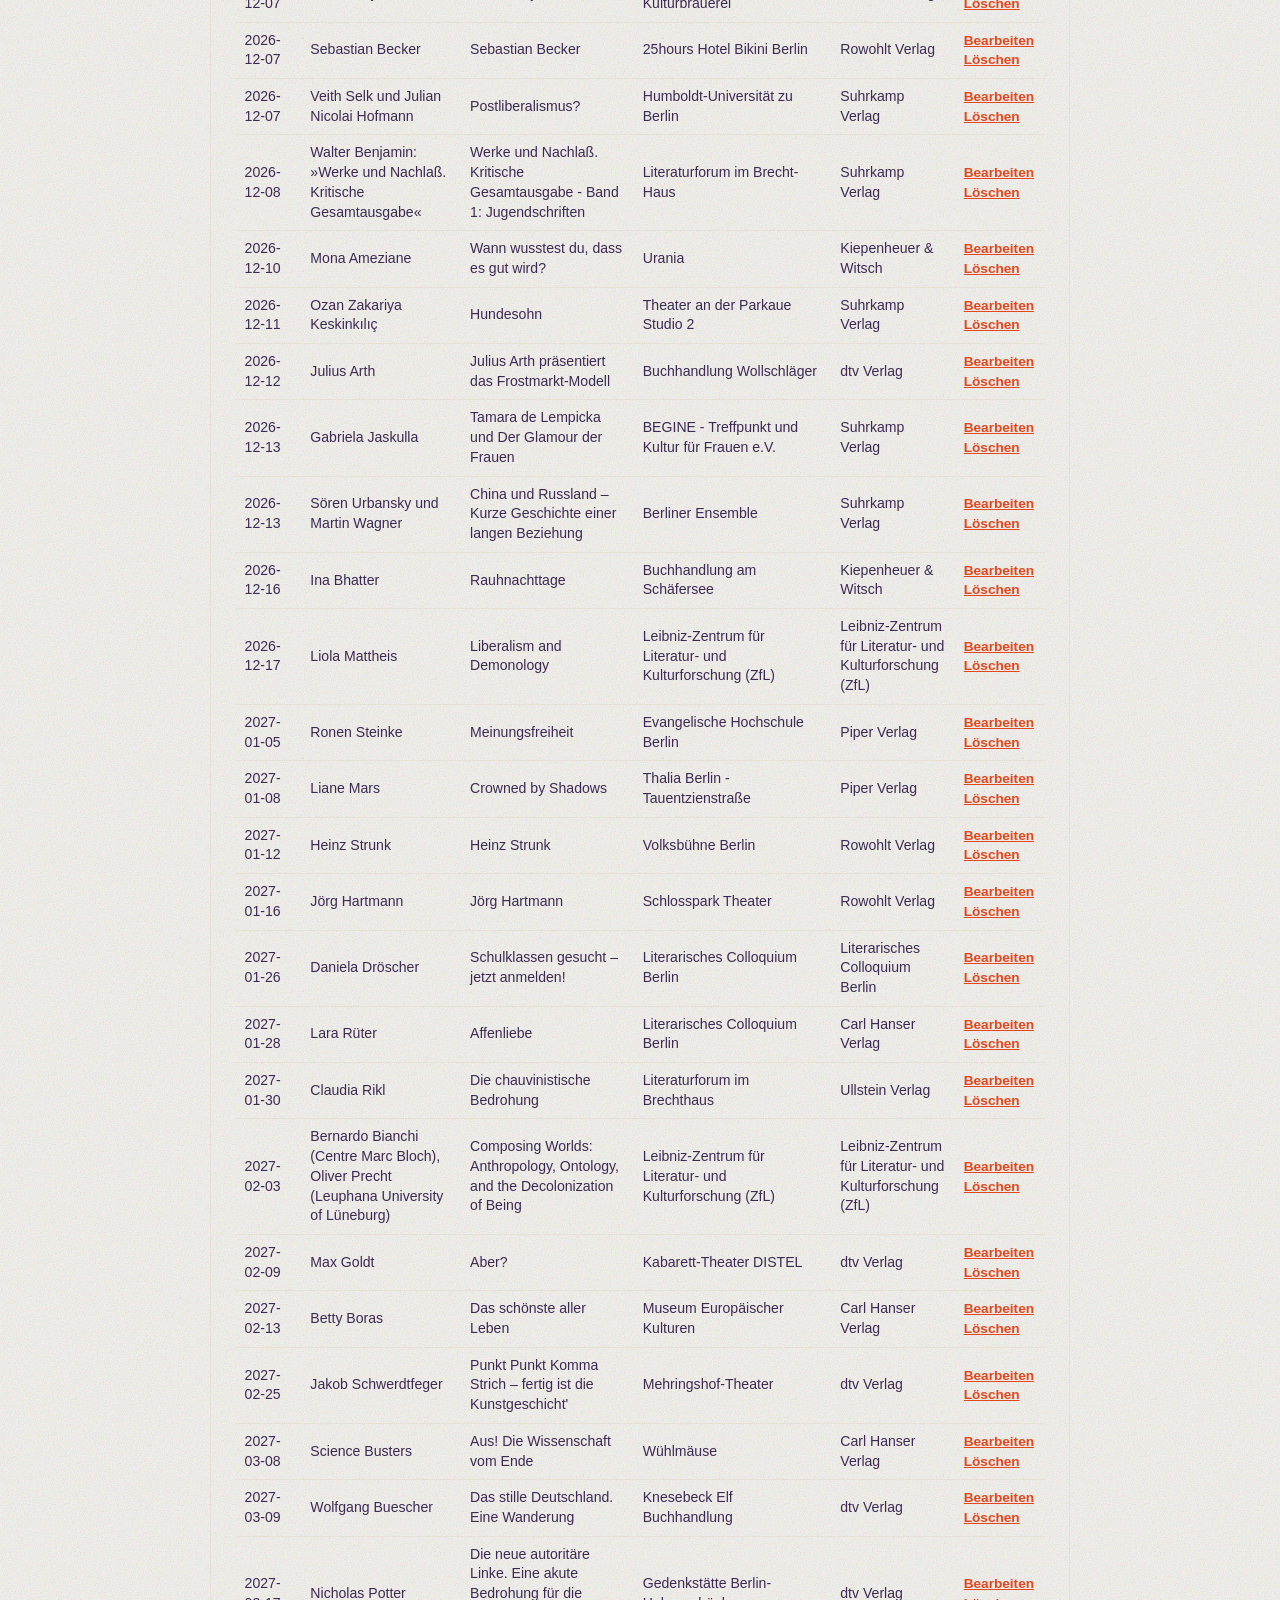
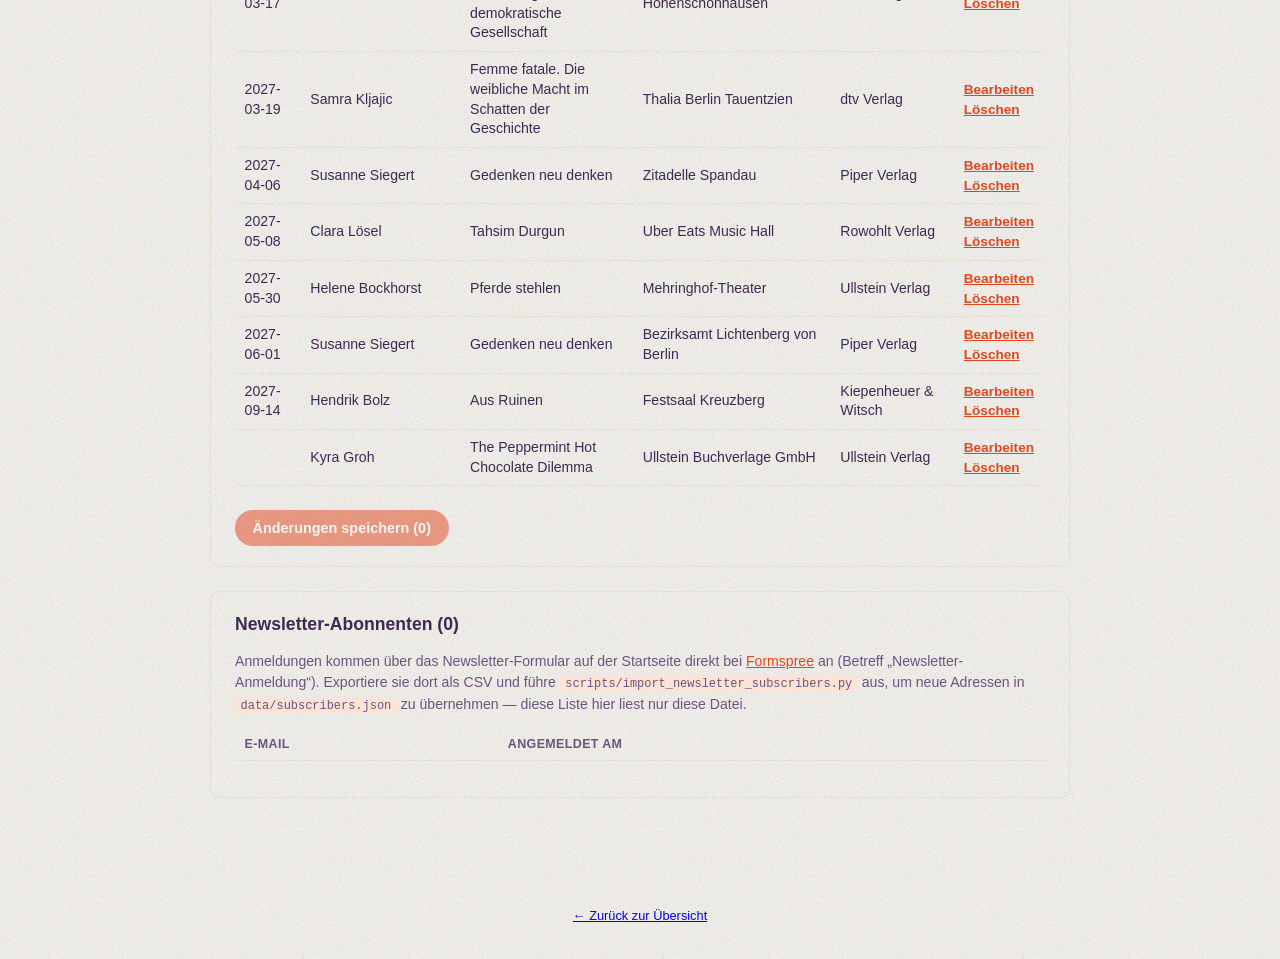
<file: web/admin.html>
<!DOCTYPE html>
<html lang="de">
<head>
<meta charset="UTF-8">
<meta name="viewport" content="width=device-width, initial-scale=1.0">
<meta name="robots" content="noindex, nofollow">
<title>Admin · Laut vorlesen in Berlin</title>
<link rel="stylesheet" href="style.css?v=36">
<link rel="stylesheet" href="admin.css?v=36">
</head>
<body class="admin-body">
  <header class="site-header">
    <h1>Admin</h1>
    <p class="admin-subtitle">
      Diese Seite schreibt direkt auf GitHub, mit einem Token, das <strong>nur in deinem eigenen Browser</strong>
      gespeichert wird (localStorage) — nie im Code, nie für andere Besucher:innen sichtbar.
    </p>
  </header>

  <main>
    <!-- Connection -->
    <section class="admin-section" id="connect-section">
      <h2>Verbindung</h2>
      <div id="connect-disconnected">
        <p class="admin-note">
          Erstelle ein <a href="https://github.com/settings/personal-access-tokens/new" target="_blank" rel="noopener noreferrer">Fine-grained Personal Access Token</a>,
          nur für das Repo <code>frankerler/vorlesen</code>, mit Berechtigungen
          <strong>Contents: Read and write</strong> und <strong>Actions: Read and write</strong>. Füge es hier ein:
        </p>
        <div class="connect-row">
          <input type="password" id="token-input" placeholder="github_pat_…" autocomplete="off">
          <button id="connect-btn" class="detail-link">Verbinden</button>
        </div>
      </div>
      <div id="connect-connected" hidden>
        <p class="admin-note">✅ Verbunden als <strong id="connected-user"></strong>. <button id="disconnect-btn" class="link-btn">Trennen</button></p>
      </div>
      <p id="connect-error" class="suggest-status suggest-status--error" hidden></p>
    </section>

    <!-- Last crawl / new events -->
    <section class="admin-section">
      <h2>Letzter Crawl</h2>
      <div id="last-run-info" class="admin-note">Lade …</div>
      <button id="crawl-now-btn" class="detail-link" disabled title="Verbinde dich zuerst mit GitHub">Jetzt crawlen</button>
      <p id="crawl-status" class="suggest-status" hidden></p>
    </section>

    <!-- Visitor counter -->
    <section class="admin-section">
      <h2>Besucher</h2>
      <div id="visitor-count-info" class="admin-note">Lade …</div>
    </section>

    <!-- Sources -->
    <section class="admin-section">
      <h2>Quellen</h2>
      <table class="admin-table" id="sources-table">
        <thead><tr><th>Aktiv</th><th>Name</th><th>Typ</th><th>Status</th><th></th></tr></thead>
        <tbody id="sources-tbody"></tbody>
      </table>
      <details class="admin-add-form">
        <summary>+ Neue Quelle vormerken</summary>
        <p class="admin-note">
          Neue Quellen brauchen erst einen eigenen Scraper (jede Website ist anders aufgebaut) — hier trägst
          du sie nur als Wunsch/Vormerkung ein; sie crawlt noch nichts, bis der Scraper gebaut ist.
        </p>
        <form id="add-source-form">
          <label>ID (kurz, z. B. <code>aufbau</code>)<input type="text" name="id" required pattern="[a-z0-9_-]+"></label>
          <label>Name<input type="text" name="label" required></label>
          <label>Typ
            <select name="type"><option value="publisher">Verlag</option><option value="venue">Veranstaltungsort</option></select>
          </label>
          <label>URL<input type="url" name="url" placeholder="https://…"></label>
          <button type="submit" class="detail-link">Vormerken</button>
        </form>
      </details>
      <button id="save-sources-btn" class="detail-link" disabled title="Verbinde dich zuerst mit GitHub">Quellen-Änderungen speichern</button>
      <p id="sources-status" class="suggest-status" hidden></p>
    </section>

    <!-- Events CRUD -->
    <section class="admin-section">
      <h2>Veranstaltungen (<span id="events-count">0</span>)</h2>
      <div class="admin-toolbar">
        <input type="search" id="events-search" placeholder="Suchen …">
        <button id="add-event-btn" class="detail-link">+ Neue Veranstaltung</button>
      </div>
      <table class="admin-table" id="events-table">
        <thead><tr><th>Datum</th><th>Autor</th><th>Buchtitel</th><th>Ort</th><th>Quelle</th><th></th></tr></thead>
        <tbody id="events-tbody"></tbody>
      </table>
      <button id="save-events-btn" class="detail-link" disabled title="Verbinde dich zuerst mit GitHub">
        Änderungen speichern (<span id="pending-changes">0</span>)
      </button>
      <p id="events-status" class="suggest-status" hidden></p>
    </section>

    <!-- Newsletter subscribers -->
    <section class="admin-section">
      <h2>Newsletter-Abonnenten (<span id="subscribers-count">0</span>)</h2>
      <p class="admin-note">
        Anmeldungen kommen über das Newsletter-Formular auf der Startseite direkt bei
        <a href="https://formspree.io/login" target="_blank" rel="noopener noreferrer">Formspree</a> an (Betreff
        „Newsletter-Anmeldung“). Exportiere sie dort als CSV und führe
        <code>scripts/import_newsletter_subscribers.py</code> aus, um neue Adressen in
        <code>data/subscribers.json</code> zu übernehmen — diese Liste hier liest nur diese Datei.
      </p>
      <table class="admin-table" id="subscribers-table">
        <thead><tr><th>E-Mail</th><th>Angemeldet am</th></tr></thead>
        <tbody id="subscribers-tbody"></tbody>
      </table>
    </section>
  </main>

  <div id="event-overlay" class="overlay" hidden>
    <div class="detail-panel" role="dialog" aria-modal="true">
      <button id="close-event-form" class="close-btn" aria-label="Schließen">&times;</button>
      <h2 id="event-form-title">Veranstaltung bearbeiten</h2>
      <form id="event-form">
        <input type="hidden" name="id">
        <label>Autor *<input type="text" name="author" required></label>
        <label>Buchtitel *<input type="text" name="book_title" required></label>
        <label>Datum *<input type="date" name="date" required></label>
        <label>Uhrzeit<input type="time" name="time"></label>
        <label>Veranstaltungsort<input type="text" name="venue"></label>
        <label>Adresse<input type="text" name="address" placeholder="Straße, PLZ Berlin"></label>
        <label>Quelle / Verlag<input type="text" name="publisher"></label>
        <label>Link<input type="url" name="url" placeholder="https://…"></label>
        <label>Cover-Bild-URL<input type="url" name="cover_image" placeholder="https://…"></label>
        <label>Bildnachweis (Fotograf:in)<input type="text" name="image_credit" placeholder="z. B. Max Mustermann"></label>
        <button type="submit" class="detail-link suggest-submit">Übernehmen</button>
      </form>
    </div>
  </div>

  <footer class="site-footer">
    <p><a href="index.html">← Zurück zur Übersicht</a></p>
  </footer>

  <script src="admin.js?v=36"></script>
</body>
</html>
</file>
<file: web/style.css>
:root {
  --bg: #f6f4ef;
  --card-bg: #ffffff;
  --ink: #3d2a52;
  --ink-soft: #6b5480;
  --accent: #e2461c;
  --accent-dark: #b23414;
  --accent-soft: #fbe3d5;
  --border: #e7e0d4;
  --radius: 10px;
  --font-serif: "Iowan Old Style", Georgia, "Times New Roman", serif;
  --font-sans: -apple-system, BlinkMacSystemFont, "Segoe UI", Helvetica, Arial, sans-serif;
  /* Subtle paper-grain texture, reused wherever a page-level (rather than
     card-level) background is needed, so full-screen views match the body. */
  --grain: url("data:image/svg+xml,%3Csvg xmlns='http://www.w3.org/2000/svg' width='180' height='180'%3E%3Cfilter id='n'%3E%3CfeTurbulence type='fractalNoise' baseFrequency='0.85' numOctaves='2' stitchTiles='stitch'/%3E%3C/filter%3E%3Crect width='100%25' height='100%25' filter='url(%23n)' opacity='0.35'/%3E%3C/svg%3E");
  font-family: var(--font-serif);
}

* { box-sizing: border-box; }

body {
  margin: 0;
  background-color: var(--bg);
  background-image: var(--grain);
  color: var(--ink);
  font-family: var(--font-sans);
  line-height: 1.4;
}

/* Thin diagonal accent line, corner to corner across the whole page --
   fixed so it stays put while the list scrolls underneath it. Purely
   decorative (pointer-events: none) and sits behind regular page content
   (negative z-index paints before/below non-positioned in-flow content in
   the same stacking context) -- only visible through the gaps between
   text and cards, not overlapping them. */
.diagonal-accent {
  position: fixed;
  inset: 0;
  width: 100%;
  height: 100%;
  pointer-events: none;
  z-index: -1;
}

.diagonal-accent line {
  stroke: var(--ink-soft);
  stroke-width: 1;
  opacity: 0.18;
  vector-effect: non-scaling-stroke;
}

.site-header {
  position: relative;
  padding: 2.5rem 20px 0.5rem;
  max-width: 780px;
  margin: 0 auto;
  text-align: center;
}

/* Sticky search + quick filters: slides out of view while scrolling down
   the list, and slides back in as soon as the user scrolls up even a
   little, without needing to scroll all the way back to the top. */
.controls-bar {
  position: sticky;
  top: 0;
  z-index: 30;
  max-width: 780px;
  margin: 0 auto;
  padding: max(0.5rem, env(safe-area-inset-top)) 20px 0.75rem;
  background-color: var(--bg);
  background-image: var(--grain);
  transition: transform 0.25s ease;
}

.controls-bar.controls-hidden {
  transform: translateY(-100%);
}

.site-header h1 {
  font-family: "Helvetica Neue", Helvetica, Arial, sans-serif;
  font-weight: 600;
  font-size: 2rem;
  margin: 0 0 0.25rem;
  letter-spacing: -0.025em;
  line-height: 1.15;
}

/* Slight poster-style tilt on the actual site title (not the plain "Admin"
   heading, which shares .site-header but shouldn't tilt). */
.site-header h1.site-title {
  display: inline-block;
  transform: rotate(-2deg);
}

/* Mixed-type lockup, echoing a bold sans-serif statement paired with a
   lighter italic serif flourish underneath -- e.g. site title, "in Berlin". */
.site-header h1 .title-sans {
  display: block;
  font-family: "Helvetica Neue", Helvetica, Arial, sans-serif;
  font-weight: 700;
  color: var(--ink);
}

.site-header h1 .title-serif {
  display: block;
  font-family: var(--font-serif);
  font-style: italic;
  font-weight: 400;
  font-size: 0.65em;
  color: var(--accent);
  letter-spacing: -0.01em;
}

.subtitle {
  color: var(--ink-soft);
  margin: 0 0 1.5rem;
  font-size: 0.95rem;
}

.search-bar {
  display: flex;
  align-items: center;
  gap: 0.75rem;
  border: 1px solid var(--border);
  border-radius: 8px;
  padding: 0.9rem 0.9rem;
  margin: 1rem 0 1.5rem;
}

.search-bar input {
  flex: 1;
  min-width: 0;
  border: none;
  outline: none;
  font-size: 1rem;
  background: transparent;
  color: var(--ink);
  padding: 0.1rem;
}

.search-bar input::placeholder { color: #9b9385; }

.result-count {
  flex: 0 0 auto;
  font-size: 0.8rem;
  color: var(--ink-soft);
  white-space: nowrap;
}

.quick-filters {
  display: flex;
  gap: 0.5rem;
  margin: 0.9rem 0 0;
  overflow-x: auto;
  -webkit-overflow-scrolling: touch;
  scrollbar-width: none;
}
.quick-filters::-webkit-scrollbar { display: none; }

.quick-filters a {
  flex: 0 0 auto;
  font-size: 0.82rem;
  font-weight: 600;
  color: var(--ink-soft);
  text-decoration: none;
  padding: 0.3rem 0.75rem;
  border-radius: 999px;
  border: 1px solid var(--border);
}

.quick-filters a:hover { border-color: var(--accent); color: var(--accent); }

.quick-filters a.active {
  background: var(--accent);
  border-color: var(--accent);
  color: white;
}

@media (max-width: 640px) {
  .site-header h1 { font-size: 1.7rem; }
}

main {
  max-width: 780px;
  margin: 0 auto;
  padding: 20px 20px 3rem;
}

.event-list {
  display: flex;
  flex-direction: column;
  gap: 0.6rem;
}

.date-heading {
  font-size: 0.78rem;
  font-weight: 700;
  text-transform: uppercase;
  letter-spacing: 0.06em;
  color: var(--ink);
  margin: 1.6rem 0 0.4rem;
}

.date-heading:first-child { margin-top: 0.5rem; }

.event-card {
  display: flex;
  width: 100%;
  gap: 0.9rem;
  align-items: flex-start;
  background: none;
  border: none;
  border-radius: var(--radius);
  padding: 0;
  cursor: pointer;
  transition: transform 0.15s ease;
  text-align: left;
  font: inherit;
  color: inherit;
  -webkit-appearance: none;
  appearance: none;
}

.event-card:hover {
  transform: translateY(-1px);
}

.event-card .cover-thumb {
  flex: 0 0 auto;
  width: 40px;
  height: 56px;
  object-fit: cover;
  border-radius: 4px;
  background: var(--accent-soft);
  box-shadow: 0 1px 3px rgba(0,0,0,0.15);
}

.cover-thumb.placeholder {
  display: flex;
  align-items: center;
  justify-content: center;
  font-size: 1.1rem;
}

.event-main { flex: 1; min-width: 0; }

.event-title {
  font-family: var(--font-sans);
  font-weight: 400;
  font-size: 1.1rem;
  line-height: 1.15;
  margin: 0;
  color: var(--accent);
  white-space: nowrap;
  overflow: hidden;
  text-overflow: ellipsis;
}

.event-meta {
  font-family: var(--font-serif);
  font-size: 0.84rem;
  line-height: 1.3;
  color: var(--ink-soft);
  white-space: nowrap;
  overflow: hidden;
  text-overflow: ellipsis;
}

.event-meta .sep { margin: 0 0.35rem; opacity: 0.5; }

@media (max-width: 640px) {
  .event-title,
  .event-meta {
    white-space: normal;
    overflow: visible;
    text-overflow: clip;
  }
}

.publisher-tag {
  flex: 0 0 auto;
  font-size: 0.7rem;
  color: var(--accent);
  background: var(--accent-soft);
  padding: 0.2rem 0.55rem;
  border-radius: 999px;
  white-space: nowrap;
}

.empty-state {
  text-align: center;
  color: var(--ink-soft);
  padding: 3rem 1rem;
}

/* --- Detail overlay --- */

.overlay[hidden] {
  display: none;
}

.overlay {
  position: fixed;
  inset: 0;
  background: rgba(20, 17, 12, 0.45);
  display: flex;
  align-items: flex-start;
  justify-content: center;
  padding: 4vh 20px;
  overflow-y: auto;
  z-index: 50;
}

.detail-panel {
  background: var(--card-bg);
  border-radius: 14px;
  max-width: 640px;
  width: 100%;
  padding: 2rem;
  position: relative;
  box-shadow: 0 20px 60px rgba(0,0,0,0.25);
}

.close-btn {
  position: absolute;
  top: 0.9rem;
  right: 0.9rem;
  border: none;
  background: var(--accent-soft);
  color: var(--ink);
  width: 32px;
  height: 32px;
  border-radius: 50%;
  font-size: 1.3rem;
  line-height: 1;
  cursor: pointer;
}
.close-btn:hover { background: #e6d3c4; }

/* --- Full-screen event detail (not a centered modal) -- back arrow top
   left is the standard mobile "drill-in" pattern, and leaves room for
   swipe-up-for-next-event without a dialog box getting in the way. --- */

.detail-overlay {
  background-color: var(--bg);
  background-image: var(--grain);
  padding: 0;
}

.detail-overlay .detail-panel {
  background: transparent;
  max-width: 800px;
  width: 100%;
  margin: 0 auto;
  min-height: 100%;
  border-radius: 0;
  box-shadow: none;
  padding: 4.5rem 20px 3rem;
}

/* Transition lives on #detail-content, a sibling of .back-btn, not an
   ancestor of it -- transforming an ancestor of a position:fixed element
   would reset that element's containing block and make it jump. */
.detail-overlay #detail-content {
  transition: opacity 0.18s ease, transform 0.18s ease;
}

.detail-overlay #detail-content.detail-leaving {
  opacity: 0;
  transform: translateY(-16px);
}

.back-btn {
  position: fixed;
  top: max(16px, env(safe-area-inset-top));
  left: max(16px, calc((100vw - 800px) / 2 + 16px));
  border: none;
  background: none;
  color: var(--ink);
  width: 36px;
  height: 36px;
  font-size: 1.5rem;
  line-height: 1;
  cursor: pointer;
  z-index: 2;
  transition: color 0.15s ease;
}
.back-btn:hover { color: var(--accent); }

.share-btn {
  position: fixed;
  top: max(16px, env(safe-area-inset-top));
  right: max(16px, calc((100vw - 800px) / 2 + 16px));
  display: flex;
  align-items: center;
  justify-content: center;
  border: none;
  background: none;
  color: var(--ink);
  width: 36px;
  height: 36px;
  cursor: pointer;
  z-index: 2;
  transition: color 0.15s ease;
}
.share-btn:hover { color: var(--accent); }

.share-feedback {
  position: fixed;
  top: max(58px, calc(env(safe-area-inset-top) + 42px));
  right: max(16px, calc((100vw - 800px) / 2 + 16px));
  z-index: 2;
  background: var(--ink);
  color: var(--bg);
  font-size: 0.78rem;
  font-family: var(--font-sans);
  padding: 0.3rem 0.7rem;
  border-radius: 999px;
  white-space: nowrap;
}

.detail-header {
  display: flex;
  gap: 1.25rem;
  margin-bottom: 1.25rem;
}

.detail-cover-wrap {
  flex: 0 0 auto;
  width: 110px;
}

.detail-cover {
  width: 110px;
  height: 156px;
  object-fit: cover;
  border-radius: 6px;
  background: var(--accent-soft);
  box-shadow: 0 3px 10px rgba(0,0,0,0.2);
}

.detail-cover-credit {
  margin: 0.35rem 0 0;
  font-size: 0.7rem;
  line-height: 1.3;
  color: var(--ink-soft);
  text-align: center;
}

.detail-cover.placeholder {
  display: flex;
  align-items: center;
  justify-content: center;
  font-size: 2.4rem;
}

.detail-heading h2 {
  margin: 0 0 0.35rem;
  font-family: var(--font-sans);
  font-weight: 300;
  font-size: 1.75rem;
  line-height: 1.2;
  color: var(--accent);
}

.detail-heading .detail-author {
  font-size: 1rem;
  color: var(--ink-soft);
  margin: 0 0 0.5rem;
}

.detail-heading .publisher-tag { margin-top: 0.3rem; display: inline-block; }

.detail-facts {
  display: grid;
  grid-template-columns: auto 1fr;
  gap: 0.4rem 0.9rem;
  font-size: 0.92rem;
  margin: 1rem 0;
  padding: 1rem 0;
  border-top: 1px solid var(--border);
  border-bottom: 1px solid var(--border);
}

.detail-facts dt { color: var(--ink-soft); }
.detail-facts dd { margin: 0; }
.detail-facts a { color: var(--accent); }

.detail-description {
  font-family: var(--font-serif);
  font-size: 0.95rem;
  line-height: 1.6;
  color: var(--ink);
  white-space: pre-line;
  margin: 1rem 0;
}
.detail-description a { color: var(--accent); }

.detail-link {
  display: inline-block;
  margin-top: 0.5rem;
  padding: 0.6rem 1.1rem;
  background: var(--accent);
  color: white;
  text-decoration: none;
  border-radius: 999px;
  font-size: 0.9rem;
  font-weight: 600;
}
.detail-link:hover { background: var(--accent-dark); }

.site-footer {
  text-align: center;
  color: var(--ink-soft);
  font-size: 0.8rem;
  padding: 1.5rem;
}

/* --- Suggest-a-reading FAB + form --- */

.fab-add {
  position: absolute;
  top: 20px;
  right: 20px;
  width: 32px;
  height: 32px;
  border-radius: 50%;
  border: none;
  background: none;
  color: var(--ink);
  font-size: 1.6rem;
  font-weight: 300;
  line-height: 1;
  cursor: pointer;
  z-index: 2;
  transition: color 0.15s ease, transform 0.15s ease;
}
.fab-add:hover { color: var(--accent); transform: scale(1.1); }

/* --- Floating newsletter widget: a pill that morphs in place into a small
   input tile, staying anchored at the bottom instead of opening a modal. --- */

.newsletter-widget {
  position: fixed;
  left: 50%;
  bottom: max(20px, env(safe-area-inset-bottom));
  transform: translateX(-50%);
  z-index: 45;
  display: flex;
  align-items: center;
  background: var(--accent);
  color: white;
  border-radius: 999px;
  box-shadow: 0 4px 20px rgba(0,0,0,0.2);
  overflow: hidden;
  transition: width 0.3s ease, border-radius 0.3s ease, background-color 0.3s ease;
}

.newsletter-widget.is-open {
  background: var(--card-bg);
  color: var(--ink);
  border-radius: 20px;
}

.newsletter-toggle {
  flex: 1;
  border: none;
  background: none;
  color: inherit;
  font: inherit;
  font-weight: 600;
  font-size: 0.92rem;
  padding: 0.8rem 1.5rem;
  white-space: nowrap;
  cursor: pointer;
}

.newsletter-form {
  display: flex;
  align-items: center;
  gap: 0.4rem;
  width: 100%;
  padding: 0.5rem 0.5rem 0.5rem 1rem;
}
.newsletter-form[hidden] { display: none; }

.newsletter-email {
  flex: 1;
  min-width: 0;
  border: none;
  outline: none;
  background: none;
  font: inherit;
  font-size: 0.92rem;
  color: var(--ink);
}
.newsletter-email::placeholder { color: var(--ink-soft); }

.newsletter-submit,
.newsletter-close {
  flex: 0 0 auto;
  width: 32px;
  height: 32px;
  display: flex;
  align-items: center;
  justify-content: center;
  border: none;
  border-radius: 50%;
  background: none;
  color: var(--ink-soft);
  font-size: 1rem;
  line-height: 1;
  cursor: pointer;
  transition: color 0.15s ease, background-color 0.15s ease;
}
.newsletter-submit {
  background: var(--accent);
  color: white;
  font-size: 1.2rem;
}
.newsletter-submit:hover { background: var(--accent-dark); }
.newsletter-close:hover { color: var(--accent); }

.suggest-intro {
  font-size: 0.9rem;
  color: var(--ink-soft);
  line-height: 1.5;
  margin: 0.25rem 0 1.25rem;
}
.suggest-intro a { color: var(--accent); }

#suggest-form,
#event-form {
  display: flex;
  flex-direction: column;
  gap: 0.9rem;
}

#suggest-form label,
#event-form label {
  display: flex;
  flex-direction: column;
  gap: 0.3rem;
  font-size: 0.85rem;
  color: var(--ink-soft);
  font-weight: 600;
}

#suggest-form input,
#suggest-form textarea,
#event-form input,
#event-form textarea {
  font: inherit;
  font-weight: 400;
  color: var(--ink);
  border: 1px solid var(--border);
  border-radius: 6px;
  padding: 0.55rem 0.7rem;
  background: var(--bg);
}

#suggest-form input:focus,
#suggest-form textarea:focus,
#event-form input:focus,
#event-form textarea:focus {
  outline: 2px solid var(--accent);
  outline-offset: 1px;
}

#suggest-form textarea { resize: vertical; }

.suggest-form-row {
  display: flex;
  gap: 0.9rem;
}
.suggest-form-row label { flex: 1; }

.suggest-submit {
  border: none;
  cursor: pointer;
  align-self: flex-start;
  margin-top: 0.25rem;
}
.suggest-submit:disabled { opacity: 0.6; cursor: default; }

.suggest-status {
  font-size: 0.85rem;
  margin: 0.5rem 0 0;
}
.suggest-status--ok { color: #2d7a3e; }
.suggest-status--error { color: var(--accent); }

@media (max-width: 480px) {
  .detail-header { flex-direction: column; }
  .detail-cover-wrap { width: 100%; }
  .detail-cover { width: 100%; height: 200px; }
  .detail-panel { padding: 20px; }
  .suggest-form-row { flex-direction: column; }
}
</file>
<file: web/admin.css>
.admin-body .site-header {
  text-align: left;
  max-width: 900px;
}

.admin-subtitle {
  color: var(--ink-soft);
  font-size: 0.9rem;
  line-height: 1.5;
  margin: 0.5rem 0 0;
}
.admin-subtitle a { color: var(--accent); }

main { max-width: 900px; }

.admin-section {
  border: 1px solid var(--border);
  border-radius: 10px;
  padding: 1.25rem 1.5rem;
  margin-bottom: 1.5rem;
}

.admin-section h2 {
  margin: 0 0 0.9rem;
  font-size: 1.1rem;
}

.admin-note {
  font-size: 0.88rem;
  color: var(--ink-soft);
  line-height: 1.5;
  margin: 0 0 0.9rem;
}
.admin-note a { color: var(--accent); }
.admin-note code {
  background: var(--accent-soft);
  padding: 0.1rem 0.35rem;
  border-radius: 4px;
  font-size: 0.85em;
}

.connect-row {
  display: flex;
  gap: 0.6rem;
}
.connect-row input {
  flex: 1;
  font: inherit;
  border: 1px solid var(--border);
  border-radius: 6px;
  padding: 0.5rem 0.7rem;
}

.link-btn {
  background: none;
  border: none;
  color: var(--accent);
  font: inherit;
  font-weight: 600;
  font-size: 0.85rem;
  cursor: pointer;
  padding: 0;
  text-decoration: underline;
}

.admin-table {
  width: 100%;
  border-collapse: collapse;
  font-size: 0.88rem;
  margin-bottom: 1rem;
}
.admin-table th {
  text-align: left;
  color: var(--ink-soft);
  font-weight: 600;
  font-size: 0.78rem;
  text-transform: uppercase;
  letter-spacing: 0.03em;
  padding: 0.4rem 0.6rem;
  border-bottom: 1px solid var(--border);
}
.admin-table td {
  padding: 0.5rem 0.6rem;
  border-bottom: 1px solid var(--border);
  vertical-align: middle;
}
.admin-table td code {
  font-size: 0.8em;
  color: var(--ink-soft);
}

.admin-add-form {
  margin-bottom: 1rem;
  font-size: 0.9rem;
}
.admin-add-form summary {
  cursor: pointer;
  font-weight: 600;
  color: var(--accent);
  margin-bottom: 0.6rem;
}
.admin-add-form form {
  display: flex;
  flex-direction: column;
  gap: 0.6rem;
  max-width: 420px;
  margin-top: 0.6rem;
}
.admin-add-form label {
  display: flex;
  flex-direction: column;
  gap: 0.25rem;
  font-size: 0.85rem;
  color: var(--ink-soft);
  font-weight: 600;
}
.admin-add-form input,
.admin-add-form select {
  font: inherit;
  font-weight: 400;
  color: var(--ink);
  border: 1px solid var(--border);
  border-radius: 6px;
  padding: 0.45rem 0.6rem;
}
.admin-add-form button { align-self: flex-start; border: none; cursor: pointer; }

.admin-toolbar {
  display: flex;
  gap: 0.75rem;
  margin-bottom: 0.9rem;
}
.admin-toolbar input {
  flex: 1;
  font: inherit;
  border: 1px solid var(--border);
  border-radius: 6px;
  padding: 0.5rem 0.7rem;
}
.admin-toolbar button { border: none; cursor: pointer; white-space: nowrap; }

.admin-new-events {
  margin: 0.5rem 0 0;
  padding-left: 1.2rem;
  font-size: 0.88rem;
}
.admin-new-events li { margin-bottom: 0.25rem; }

#save-events-btn, #save-sources-btn, #crawl-now-btn {
  border: none;
  cursor: pointer;
}
#save-events-btn:disabled, #save-sources-btn:disabled, #crawl-now-btn:disabled {
  opacity: 0.5;
  cursor: default;
}
</file>
